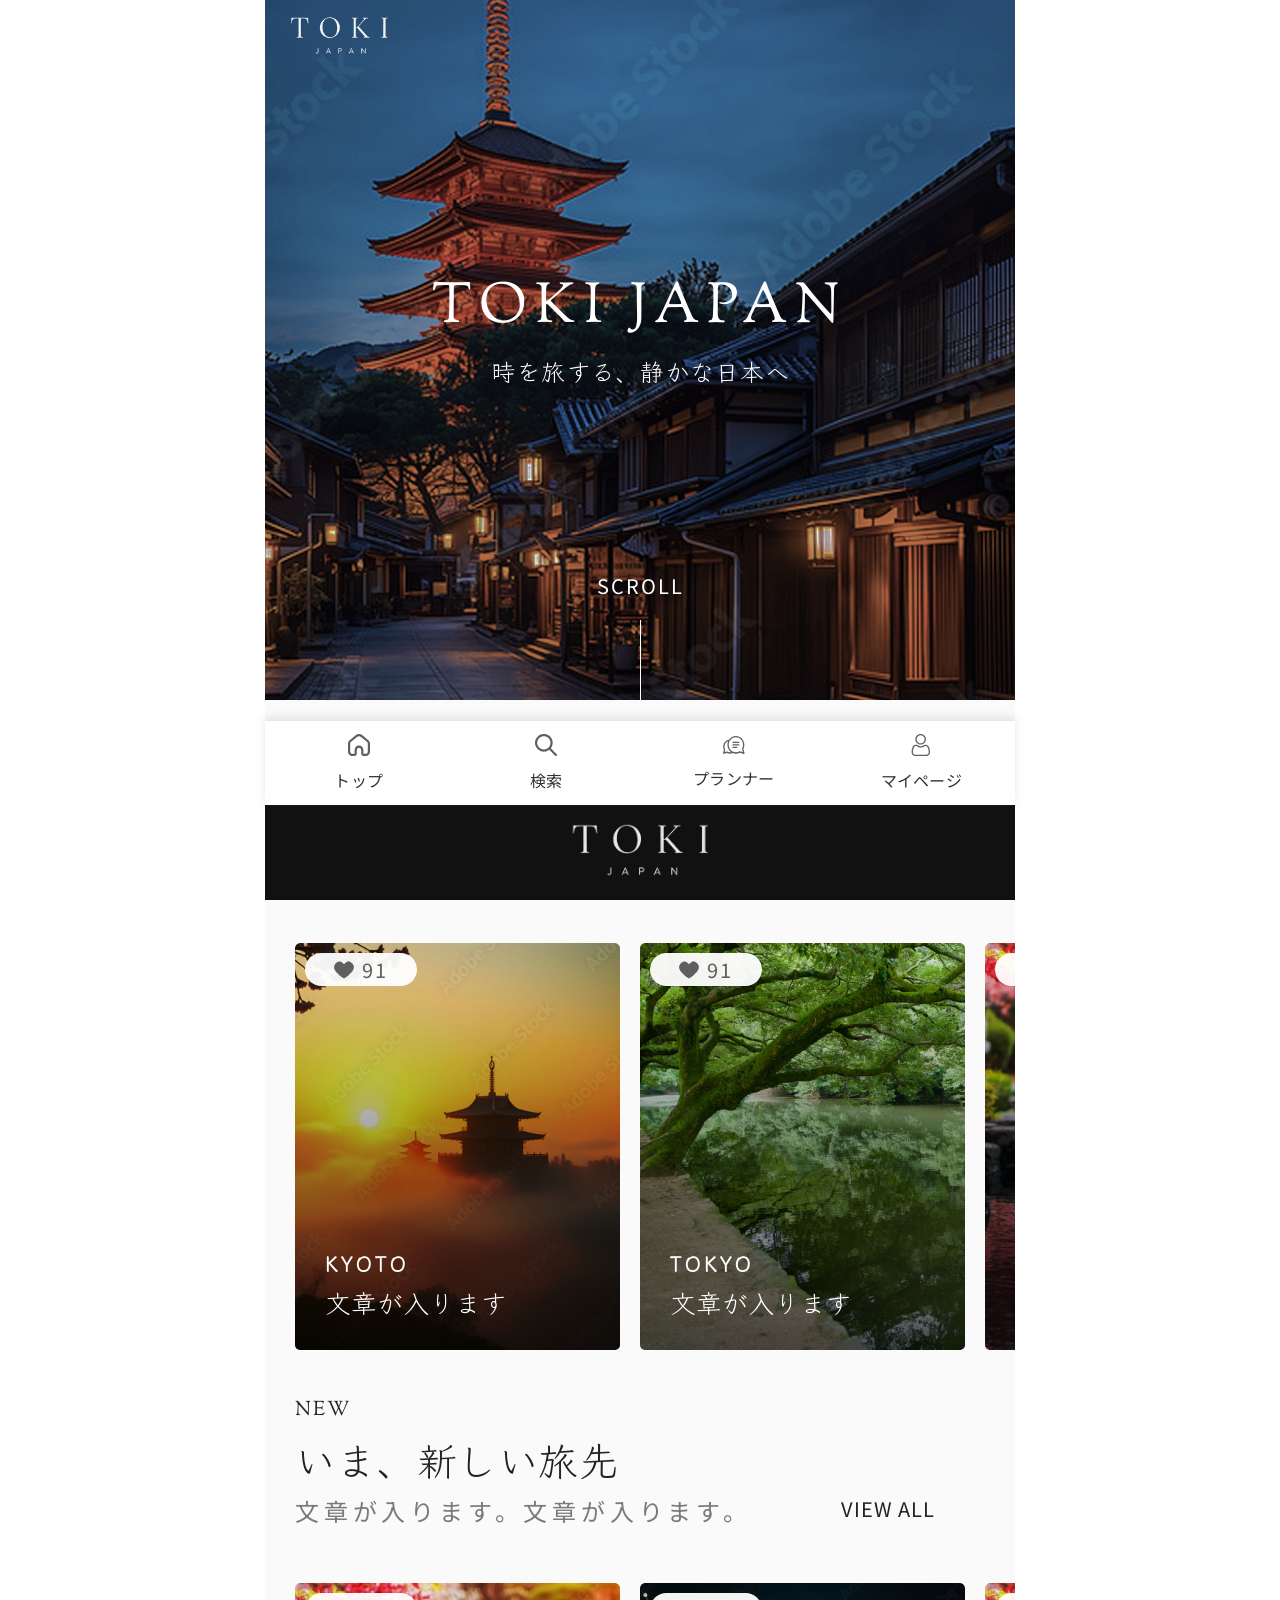
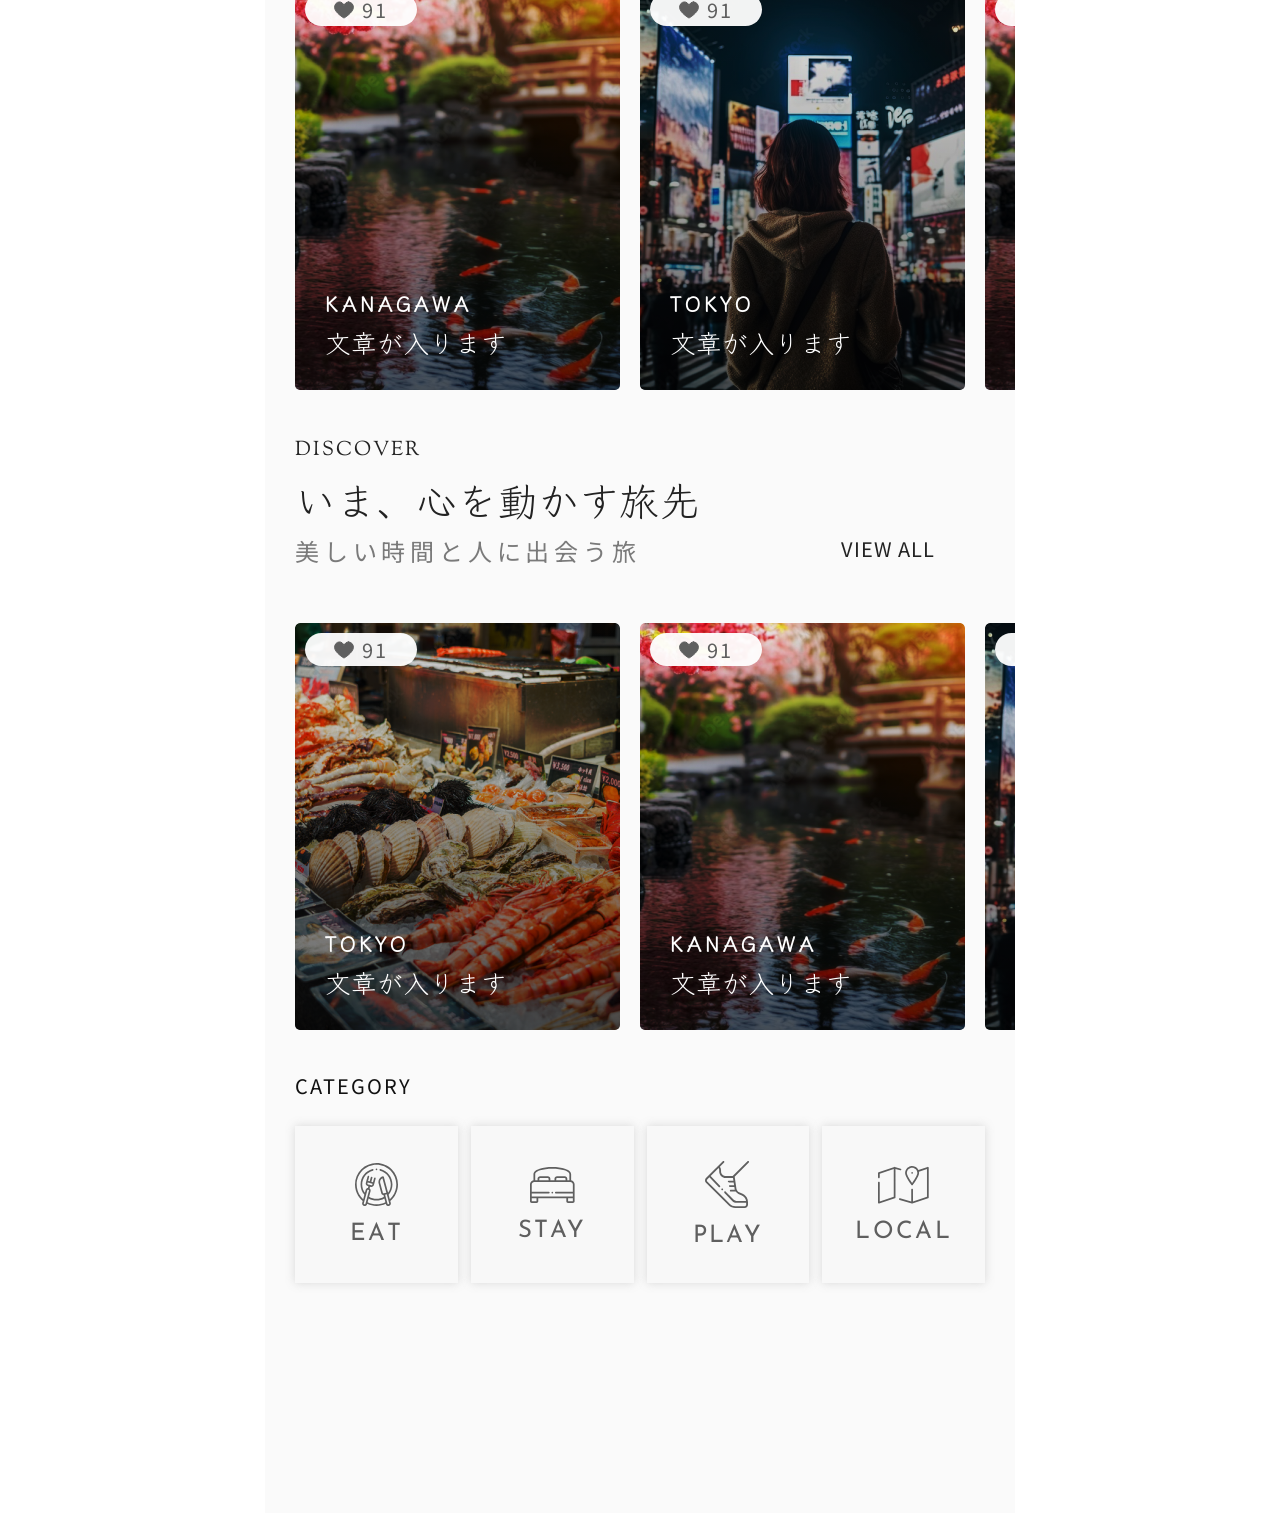
<file: index.html>
<!doctype html>
<html lang="en">
  <head>
    <meta charset="utf-8" />
    <meta name="viewport" content="width=device-width,initial-scale=1" />
    <title>TOKI — Home</title>
    <link rel="preconnect" href="https://fonts.googleapis.com">
    <link rel="preconnect" href="https://fonts.gstatic.com" crossorigin>
    <link href="https://fonts.googleapis.com/css2?family=Noto+Sans+JP:wght@300;400;500;700&display=swap" rel="stylesheet">
    <link href="https://fonts.googleapis.com/css2?family=Josefin+Sans:ital,wght@0,100..700;1,100..700&family=Noto+Serif+JP:wght@200..900&family=Philosopher:ital,wght@0,400;0,700;1,400;1,700&display=swap" rel="stylesheet">
    <link rel="stylesheet" href="style.css">
  </head>
  <body>
    <header class="site-header">
      <img src="assets/tokyo-hp-logo.png" alt="TOKI" class="header-logo">
    </header>
    <div class="container">
      <!-- Hero Section -->
      <section class="hero" style="background-image: url('https://images.unsplash.com/photo-1522383507783-6b66a3e49401?w=1200&h=800&fit=crop');">
        <div class="hero-content">
          <h1 class="hero-title">TOKI JAPAN</h1>
          <p class="hero-subtitle">時を旅する、静かな日本へ</p>
        </div>
        <div class="scroll-info">
            <span>SCROLL</span>
          </div>
      </section>

      <section class="section">
        <div class="section-header">
          <div class="section-label-group">
            <span class="section-category">POPULARITY</span>
            <h2 class="section-heading">いま、人気な旅先</h2>
            <p class="section-description">文章が入ります。文章が入ります。</p>
          </div>
          <a class="view-all" href="discover.html">VIEW ALL</a>
        </div>

        <div class="cards-scroll">
          <div class="cards-grid">
            <a href="details.html?title=城下町公園&image=assets/card1.png&location=KYOTO&address=京都府亀岡市荒塚町&tags=京都,亀岡" class="card" style="text-decoration: none; color: inherit;">
              <div class="card-image" style="background-image: url('assets/card1.png');">
                <div class="card-overlay">
                  <span class="like-count"><img src="./assets/heart-fav.svg" />  91</span>
                  <div class="card-copy">
                    <span class="location-label">KYOTO</span>
                    <span class="card-text">文章が入ります</span>
                  </div>
                </div>
              </div>
            </a>
            <a href="details.html?title=緑池公園&image=assets/card2.png&location=TOKYO&address=東京都三鷹市下連雀&tags=東京,三鷹" class="card" style="text-decoration: none; color: inherit;">
              <div class="card-image" style="background-image: url('assets/card2.png');">
                <div class="card-overlay">
                  <span class="like-count"><img src="./assets/heart-fav.svg" />  91</span>
                  <div class="card-copy">
                    <span class="location-label">TOKYO</span>
                    <span class="card-text">文章が入ります</span>
                  </div>
                </div>
              </div>
            </a>
            <a href="details.html?title=桜坂&image=assets/card3.png&location=KYOTO&address=京都府京都市大原&tags=京都,桜" class="card" style="text-decoration: none; color: inherit;">
              <div class="card-image" style="background-image: url('assets/card3.png');">
                <div class="card-overlay">
                  <span class="like-count"><img src="./assets/heart-fav.svg" />  91</span>
                  <div class="card-copy">
                    <span class="location-label">KYOTO</span>
                    <span class="card-text">文章が入ります</span>
                  </div>
                </div>
              </div>
            </a>
            <a href="details.html?title=スクランブル交差点&image=assets/card4.png&location=TOKYO&address=東京都渋谷区道玄坂&tags=東京,渋谷" class="card" style="text-decoration: none; color: inherit;">
              <div class="card-image" style="background-image: url('assets/card4.png');">
                <div class="card-overlay">
                  <span class="like-count"><img src="./assets/heart-fav.svg" />  91</span>
                  <div class="card-copy">
                    <span class="location-label">TOKYO</span>
                    <span class="card-text">文章が入ります</span>
                  </div>
                </div>
              </div>
            </a>
          </div>
        </div>
      </section>

      <section class="section not-f">
        <div class="section-header">
          <div class="section-label-group">
            <span class="section-category">NEW</span>
            <h2 class="section-heading">いま、新しい旅先</h2>
            <p class="section-description">文章が入ります。文章が入ります。</p>
          </div>
          <a class="view-all" href="discover.html">VIEW ALL</a>
        </div>

        <div class="cards-scroll">
          <div class="cards-grid">
            <a href="details.html?title=箱根温泉&image=assets/card-5.png&location=KANAGAWA&address=神奈川県足柄下郡箱根町&tags=箱根,温泉" class="card" style="text-decoration: none; color: inherit;">
              <div class="card-image" style="background-image: url('assets/card-5.png');">
                <div class="card-overlay">
                  <span class="like-count"><img src="./assets/heart-fav.svg" />  91</span>
                  <div class="card-copy">
                    <span class="location-label">KANAGAWA</span>
                    <span class="card-text">文章が入ります</span>
                  </div>
                </div>
              </div>
            </a>
            <a href="details.html?title=スクランブル交差点&image=assets/card4.png&location=TOKYO&address=東京都渋谷区道玄坂&tags=東京,渋谷" class="card" style="text-decoration: none; color: inherit;">
              <div class="card-image" style="background-image: url('assets/card4.png');">
                <div class="card-overlay">
                  <span class="like-count"><img src="./assets/heart-fav.svg" />  91</span>
                  <div class="card-copy">
                    <span class="location-label">TOKYO</span>
                    <span class="card-text">文章が入ります</span>
                  </div>
                </div>
              </div>
            </a>
            <a href="details.html?title=桜坂&image=assets/card3.png&location=KYOTO&address=京都府京都市大原&tags=京都,桜" class="card" style="text-decoration: none; color: inherit;">
              <div class="card-image" style="background-image: url('assets/card3.png');">
                <div class="card-overlay">
                  <span class="like-count"><img src="./assets/heart-fav.svg" />  91</span>
                  <div class="card-copy">
                    <span class="location-label">KYOTO</span>
                    <span class="card-text">文章が入ります</span>
                  </div>
                </div>
              </div>
            </a>
            <a href="details.html?title=緑池公園&image=assets/card2.png&location=TOKYO&address=東京都三鷹市下連雀&tags=東京,三鷹" class="card" style="text-decoration: none; color: inherit;">
              <div class="card-image" style="background-image: url('assets/card2.png');">
                <div class="card-overlay">
                  <span class="like-count"><img src="./assets/heart-fav.svg" />  91</span>
                  <div class="card-copy">
                    <span class="location-label">TOKYO</span>
                    <span class="card-text">文章が入ります</span>
                  </div>
                </div>
              </div>
            </a>
          </div>
        </div>
      </section>


      <section class="section not-f">
        <div class="section-header">
          <div class="section-label-group">
            <span class="section-category">DISCOVER</span>
            <h2 class="section-heading">いま、心を動かす旅先</h2>
            <p class="section-description">美しい時間と人に出会う旅</p>
          </div>
          <a class="view-all" href="discover.html">VIEW ALL</a>
        </div>

        <div class="cards-scroll">
          <div class="cards-grid">
            <a href="details.html?title=魚市場&image=assets/card-6.png&location=TOKYO&address=東京都中央区築地&tags=東京,築地" class="card" style="text-decoration: none; color: inherit;">
              <div class="card-image" style="background-image: url('assets/card-6.png');">
                <div class="card-overlay">
                  <span class="like-count"><img src="./assets/heart-fav.svg" />  91</span>
                  <div class="card-copy">
                    <span class="location-label">TOKYO</span>
                    <span class="card-text">文章が入ります</span>
                  </div>
                </div>
              </div>
            </a>
            <a href="details.html?title=箱根温泉&image=assets/card-5.png&location=KANAGAWA&address=神奈川県足柄下郡箱根町&tags=箱根,温泉" class="card" style="text-decoration: none; color: inherit;">
              <div class="card-image" style="background-image: url('assets/card-5.png');">
                <div class="card-overlay">
                  <span class="like-count"><img src="./assets/heart-fav.svg" />  91</span>
                  <div class="card-copy">
                    <span class="location-label">KANAGAWA</span>
                    <span class="card-text">文章が入ります</span>
                  </div>
                </div>
              </div>
            </a>
            <a href="details.html?title=スクランブル交差点&image=assets/card4.png&location=TOKYO&address=東京都渋谷区道玄坂&tags=東京,渋谷" class="card" style="text-decoration: none; color: inherit;">
              <div class="card-image" style="background-image: url('assets/card4.png');">
                <div class="card-overlay">
                  <span class="like-count"><img src="./assets/heart-fav.svg" />  91</span>
                  <div class="card-copy">
                    <span class="location-label">TOKYO</span>
                    <span class="card-text">文章が入ります</span>
                  </div>
                </div>
              </div>
            </a>
            <a href="details.html?title=桜坂&image=assets/card3.png&location=KYOTO&address=京都府京都市大原&tags=京都,桜" class="card" style="text-decoration: none; color: inherit;">
              <div class="card-image" style="background-image: url('assets/card3.png');">
                <div class="card-overlay">
                  <span class="like-count"><img src="./assets/heart-fav.svg" />  91</span>
                  <div class="card-copy">
                    <span class="location-label">KYOTO</span>
                    <span class="card-text">文章が入ります</span>
                  </div>
                </div>
              </div>
            </a>
          </div>
        </div>
      </section>

      <section class="category-section">
        <h2>CATEGORY</h2>

        <div class="cateogory-wrapper">
          <div class="category-card">
            <img src="./assets/eat-icon.svg" />
            <span class="">EAT</span>
          </div>

            <div class="category-card">
            <img src="./assets/stay-icon.svg" />
            <span class="">STAY</span>
          </div>

            <div class="category-card">
            <img src="./assets/play-icon.svg" />
            <span class="">PLAY</span>
          </div>

            <div class="category-card">
            <img src="./assets/local-icon.svg" />
            <span class="">LOCAL</span>
          </div>
        </div>
      </section>
    </div>

    <footer class="site-footer">
        <img src="assets/tokyo-hp-logo.png" alt="TOKI" class="footer-logo">
    </footer>

      <nav class="bottom-nav">
        <a class="nav-item" href="index.html">
          <img src="assets/home.svg" alt="home">
          <span>トップ</span>
        </a>
        <a class="nav-item" href="discover-new.html">
          <img src="assets/search.svg" alt="search">
          <span>検索</span>
        </a>
        <a class="nav-item" href="#">
          <img src="assets/chat.svg" alt="chat">
          <span>プランナー</span>
        </a>
      <a class="nav-item" href="login.html">
        <img src="assets/account.svg" alt="account">
        <span>マイページ</span>
      </a>
    </nav>
  </body>
</html>
</file>
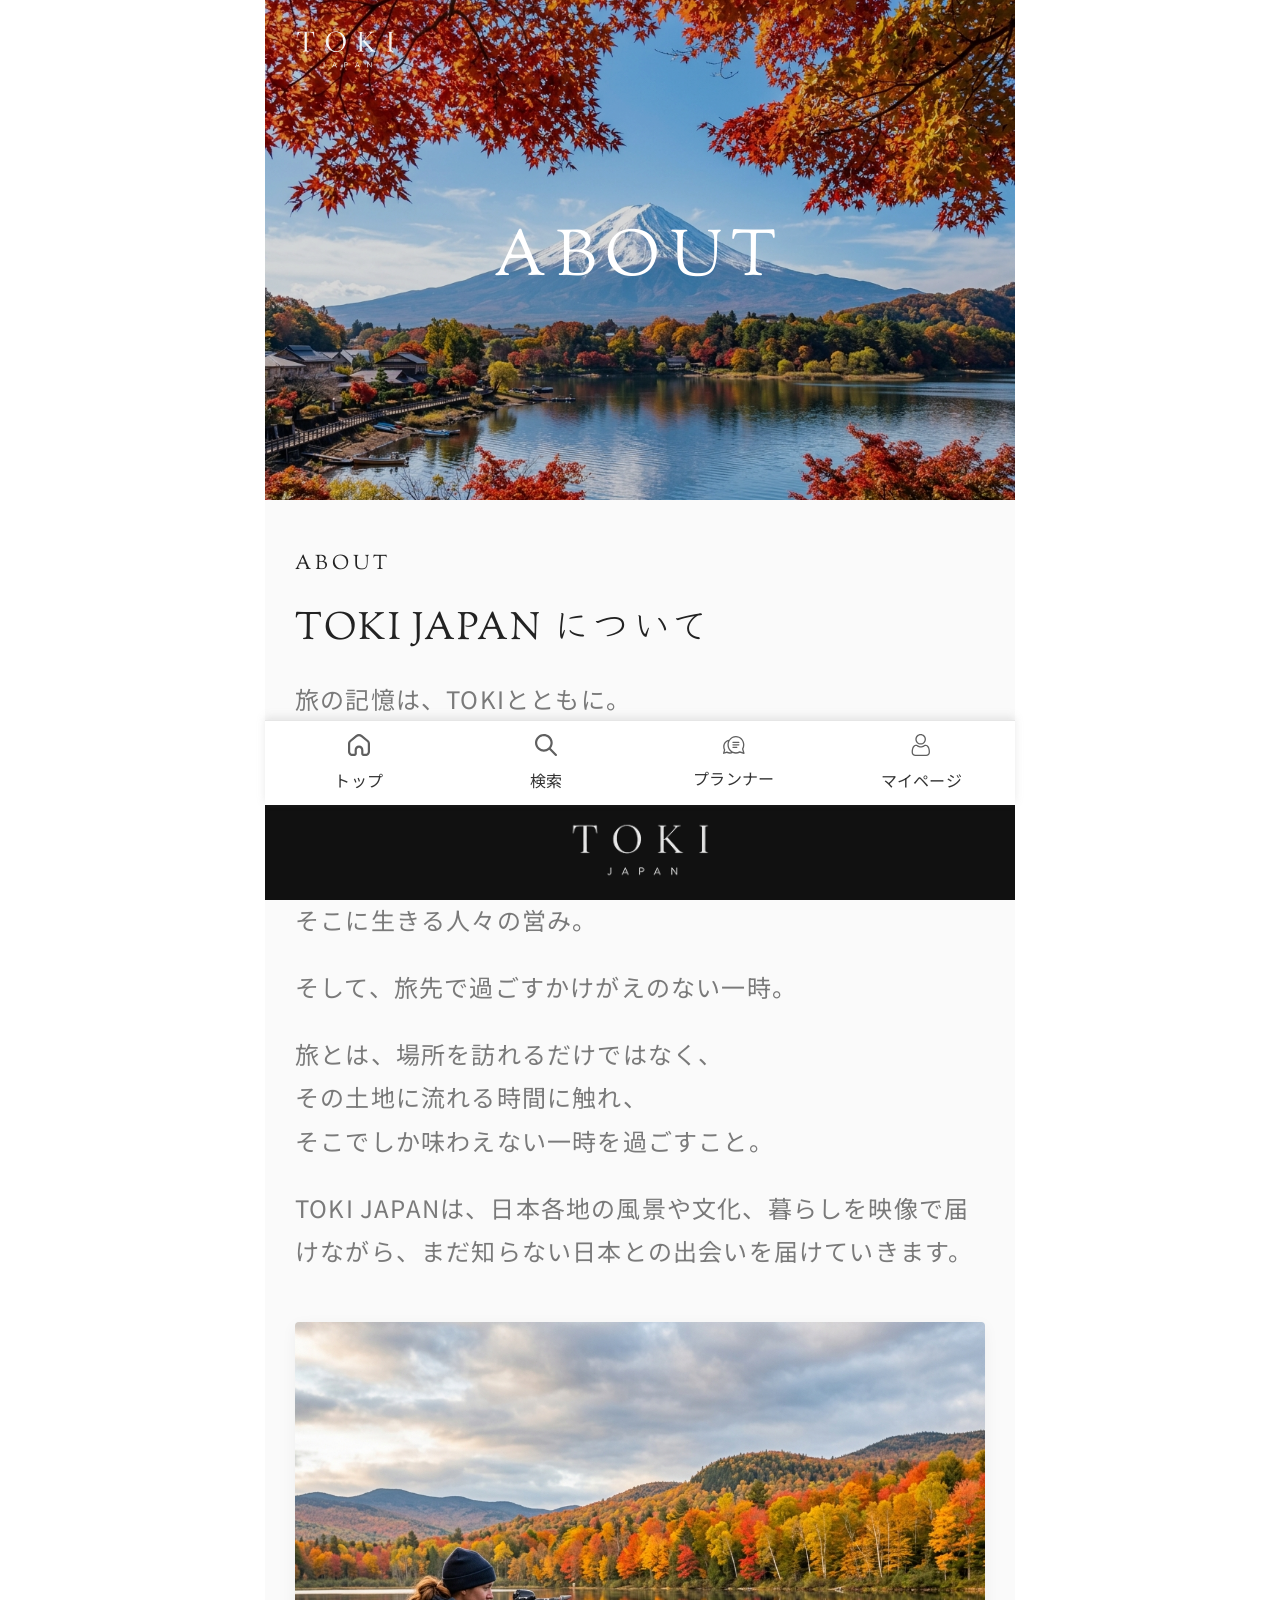
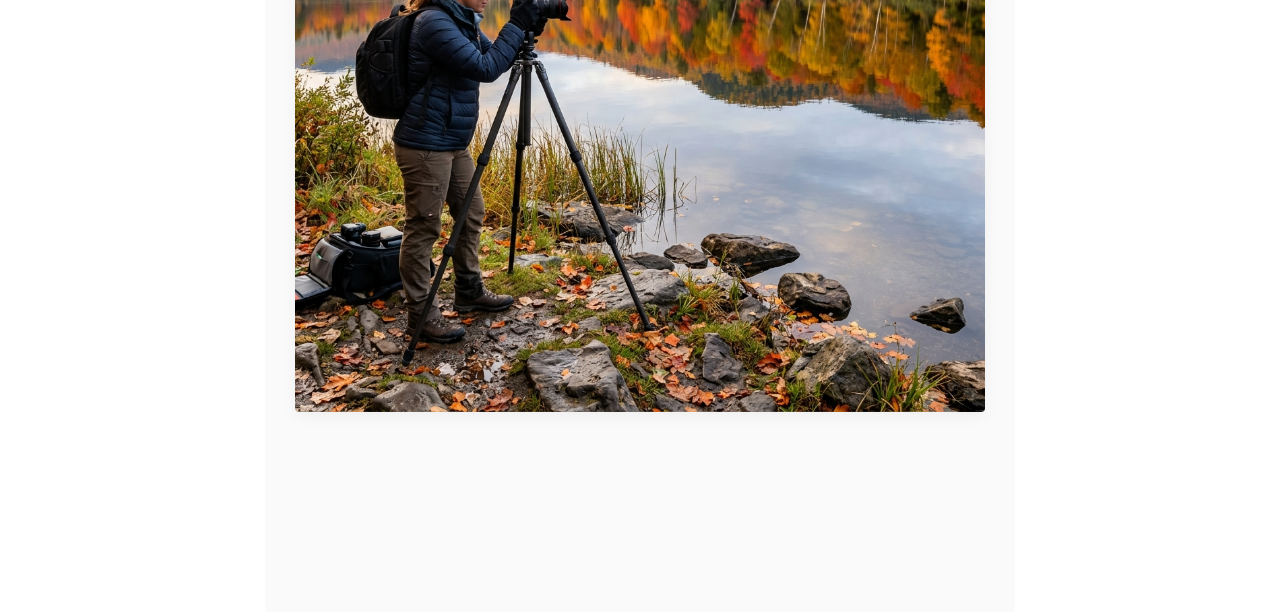
<file: about.html>
<!doctype html>
<html lang="ja">
  <head>
    <meta charset="utf-8" />
    <meta name="viewport" content="width=device-width,initial-scale=1" />
    <title>ABOUT — TOKI</title>
    <link rel="preconnect" href="https://fonts.googleapis.com">
    <link rel="preconnect" href="https://fonts.gstatic.com" crossorigin>
    <link href="https://fonts.googleapis.com/css2?family=Noto+Sans+JP:wght@300;400;500;700&display=swap" rel="stylesheet">
    <link href="https://fonts.googleapis.com/css2?family=Josefin+Sans:ital,wght@0,100..700;1,100..700&family=Noto+Serif+JP:wght@200..900&family=Philosopher:ital,wght@0,400;0,700;1,400;1,700&display=swap" rel="stylesheet">
    <link rel="stylesheet" href="style.css">
  </head>
  <body>
    <div class="about-container">
      <!-- Hero Section -->
      <header class="about-hero">
        <div class="about-hero-overlay">
          <img src="assets/tokyo-hp-logo.png" alt="TOKI" class="about-hero-logo">
          <h1 class="about-hero-title">ABOUT</h1>
        </div>
      </header>

      <!-- Main Content Section -->
      <main class="about-content">
        <p class="about-category">ABOUT</p>
        <h2 class="about-title">TOKI JAPAN <span>について</span></h2>

        <div class="about-text-group">
          <p class="about-paragraph">旅の記憶は、TOKIとともに。</p>
          
          <p class="about-paragraph">
            その土地に流れる時間。<br>
            受け継がれてきた文化や歴史。
          </p>
          
          <p class="about-paragraph">
            地域ごとに異なる風景や暮らし。<br>
            そこに生きる人々の営み。
          </p>
          
          <p class="about-paragraph">そして、旅先で過ごすかけがえのない一時。</p>
          
          <p class="about-paragraph">
            旅とは、場所を訪れるだけではなく、<br>
            その土地に流れる時間に触れ、<br>
            そこでしか味わえない一時を過ごすこと。
          </p>
          
          <p class="about-paragraph">
            TOKI JAPANは、日本各地の風景や文化、暮らしを映像で届けながら、まだ知らない日本との出会いを届けていきます。
          </p>
        </div>

        <!-- Landscape Photographer Image -->
        <img src="assets/about-photographer.png" alt="Photographer by the lake" class="about-main-image">
      </main>

      <!-- Footer -->
      <footer class="site-footer">
        <div class="footer-inner">
          <img src="assets/tokyo-hp-logo.png" alt="TOKI" class="footer-logo">
        </div>
      </footer>

      <!-- Bottom Navigation -->
      <nav class="bottom-nav">
        <a class="nav-item" href="index.html">
          <img src="assets/home.svg" alt="home">
          <span>トップ</span>
        </a>
        <a class="nav-item" href="discover-new.html">
          <img src="assets/search.svg" alt="search">
          <span>検索</span>
        </a>
        <a class="nav-item" href="#">
          <img src="assets/chat.svg" alt="chat">
          <span>プランナー</span>
        </a>
        <a class="nav-item" href="login.html">
          <img src="assets/account.svg" alt="account">
          <span>マイページ</span>
        </a>
      </nav>
    </div>
  </body>
</html>
</file>
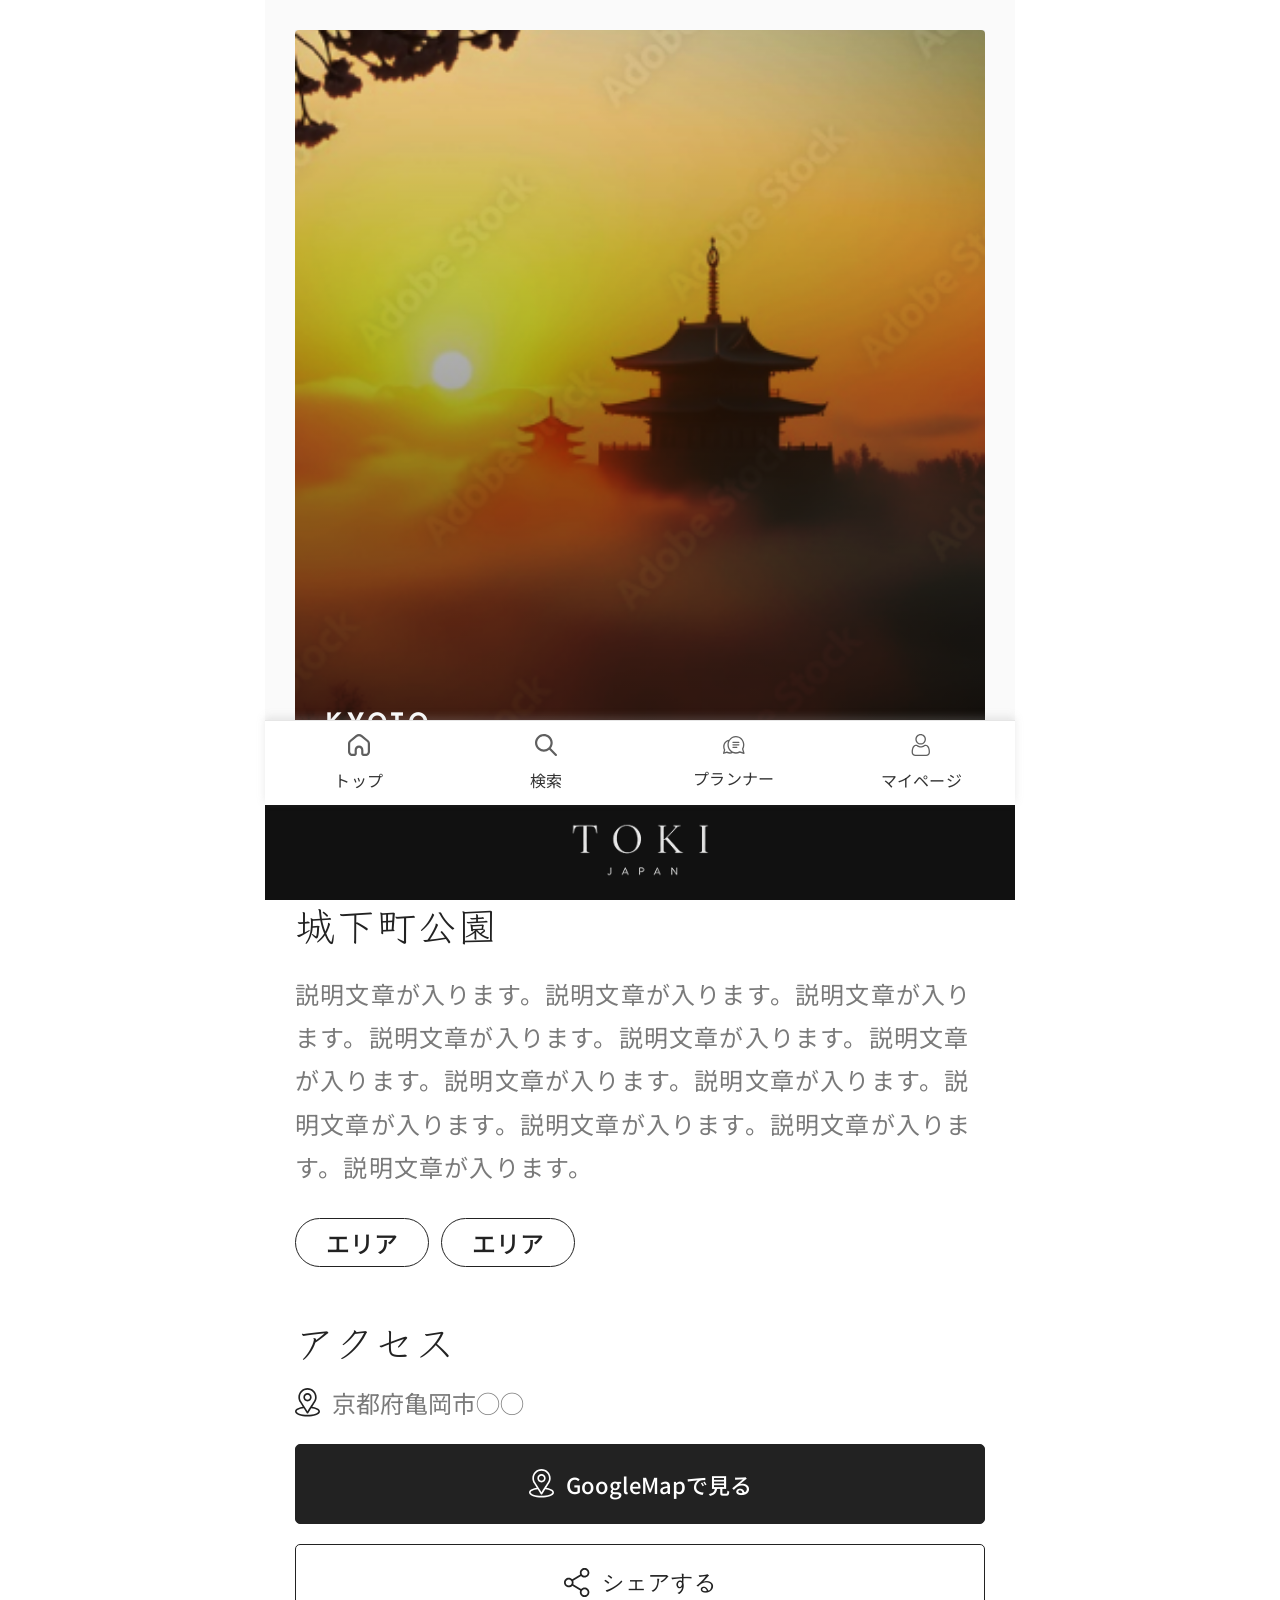
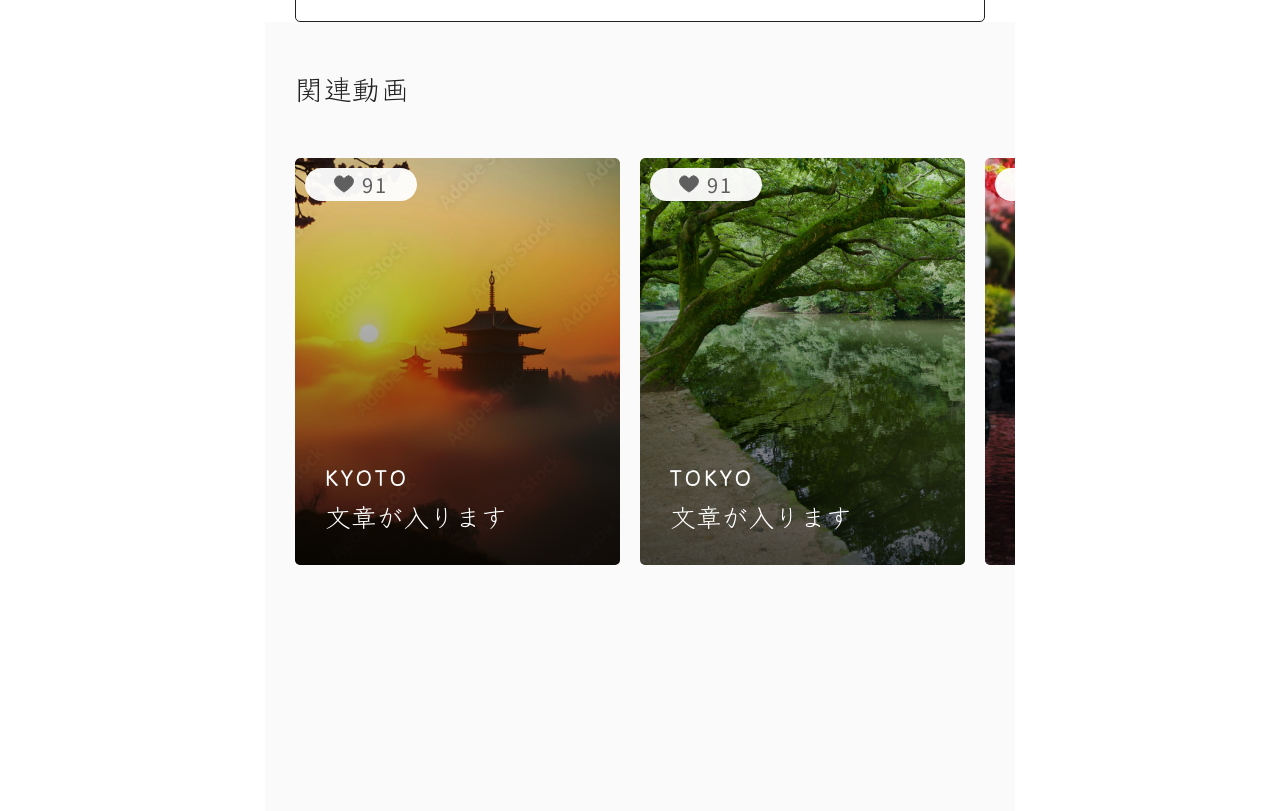
<file: details.html>
<!doctype html>
<html lang="ja">
  <head>
    <meta charset="utf-8" />
    <meta name="viewport" content="width=device-width,initial-scale=1" />
    <title>TOKI — 詳細</title>
    <link rel="preconnect" href="https://fonts.googleapis.com">
    <link rel="preconnect" href="https://fonts.gstatic.com" crossorigin>
    <link href="https://fonts.googleapis.com/css2?family=Noto+Sans+JP:wght@300;400;500;700&display=swap" rel="stylesheet">
    <link href="https://fonts.googleapis.com/css2?family=Josefin+Sans:ital,wght@0,100..700;1,100..700&family=Noto+Serif+JP:wght@200..900&family=Philosopher:ital,wght@0,400;0,700;1,400;1,700&display=swap" rel="stylesheet">
    <link rel="stylesheet" href="style.css">
  </head>
  <body>
    <!-- <header class="site-header">
      <img src="assets/tokyo-hp-logo.png" alt="TOKI" class="header-logo">
    </header> -->

    <div class="details-container">
      <!-- Hero/Main image Section -->
       <div class="details-hero-main">
      <section class="details-hero" id="details-hero-img">
        <div class="details-hero-overlay">
          <div class="details-hero-copy">
            <span class="details-hero-location" id="details-hero-loc">KYOTO</span>
            <span class="details-hero-text">文章が入ります</span>
          </div>
        </div>
      </section>
      </div>

      <!-- Details Content Section -->
      <div class="details-content">
        <h1 class="details-title" id="details-title">城下町公園</h1>
        
        <p class="details-description" id="details-desc">
          説明文章が入ります。説明文章が入ります。説明文章が入ります。説明文章が入ります。説明文章が入ります。説明文章が入ります。説明文章が入ります。説明文章が入ります。説明文章が入ります。説明文章が入ります。説明文章が入ります。説明文章が入ります。
        </p>

        <!-- Tags / Area Pills -->
        <div class="details-tags" id="details-tags-container">
          <span class="details-tag-pill">エリア</span>
          <span class="details-tag-pill">エリア</span>
        </div>

        <!-- Access Section -->
        <section class="details-section">
          <h2 class="details-section-heading">アクセス</h2>
          <div class="details-address-row">
            <!-- Map Pin SVG -->
            <img src="assets/location-dark.svg" alt="map pin" class="map-pin">
            <span id="details-address-text">京都府亀岡市◯◯</span>
          </div>

          <!-- GoogleMap Button -->
          <a href="#" class="details-btn details-btn-dark" id="google-map-btn" target="_blank">
            <img src="assets/location-light.svg" alt="map pin" class="map-pin">
            GoogleMapで見る
          </a>

          <!-- Share Button -->
          <button class="details-btn details-btn-outline" id="share-btn">
            <img src="assets/share.svg" alt="share">
            シェアする
          </button>
        </section>
      </div>

      <!-- Related Videos Slider Section -->
      <section class="section not-f">
        <h2 class="details-related-heading">関連動画</h2>

        <div class="cards-scroll">
          <div class="cards-grid">
            <!-- Kyoto Card -->
            <a href="details.html?title=城下町公園&image=assets/card1.png&location=KYOTO&address=京都府亀岡市荒塚町&tags=京都,亀岡" class="card" style="text-decoration: none; color: inherit;">
              <div class="card-image" style="background-image: url('assets/card1.png');">
                <div class="card-overlay">
                  <span class="like-count"><img src="./assets/heart-fav.svg" />  91</span>
                  <div class="card-copy">
                    <span class="location-label">KYOTO</span>
                    <span class="card-text">文章が入ります</span>
                  </div>
                </div>
              </div>
            </a>

            <!-- Tokyo Card -->
            <a href="details.html?title=緑池公園&image=assets/card2.png&location=TOKYO&address=東京都三鷹市下連雀&tags=東京,三鷹" class="card" style="text-decoration: none; color: inherit;">
              <div class="card-image" style="background-image: url('assets/card2.png');">
                <div class="card-overlay">
                  <span class="like-count"><img src="./assets/heart-fav.svg" />  91</span>
                  <div class="card-copy">
                    <span class="location-label">TOKYO</span>
                    <span class="card-text">文章が入ります</span>
                  </div>
                </div>
              </div>
            </a>

            <!-- Kyoto Card 3 -->
            <a href="details.html?title=桜坂&image=assets/card3.png&location=KYOTO&address=京都府京都市大原&tags=京都,桜" class="card" style="text-decoration: none; color: inherit;">
              <div class="card-image" style="background-image: url('assets/card3.png');">
                <div class="card-overlay">
                  <span class="like-count"><img src="./assets/heart-fav.svg" />  91</span>
                  <div class="card-copy">
                    <span class="location-label">KYOTO</span>
                    <span class="card-text">文章が入ります</span>
                  </div>
                </div>
              </div>
            </a>

            <!-- Tokyo Card 4 -->
            <a href="details.html?title=スクランブル交差点&image=assets/card4.png&location=TOKYO&address=東京都渋谷区道玄坂&tags=東京,渋谷" class="card" style="text-decoration: none; color: inherit;">
              <div class="card-image" style="background-image: url('assets/card4.png');">
                <div class="card-overlay">
                  <span class="like-count"><img src="./assets/heart-fav.svg" />  91</span>
                  <div class="card-copy">
                    <span class="location-label">TOKYO</span>
                    <span class="card-text">文章が入ります</span>
                  </div>
                </div>
              </div>
            </a>
          </div>
        </div>
      </section>

      <!-- Footer -->
      <footer class="site-footer">
        <div class="footer-inner">
          <img src="assets/tokyo-hp-logo.png" alt="TOKI" class="footer-logo">
        </div>
      </footer>

      <!-- Bottom Nav -->
      <nav class="bottom-nav">
        <a class="nav-item" href="index.html">
          <img src="assets/home.svg" alt="home">
          <span>トップ</span>
        </a>
        <a class="nav-item" href="discover-new.html">
          <img src="assets/search.svg" alt="search">
          <span>検索</span>
        </a>
        <a class="nav-item" href="#">
          <img src="assets/chat.svg" alt="chat">
          <span>プランナー</span>
        </a>
        <a class="nav-item" href="login.html">
          <img src="assets/account.svg" alt="account">
          <span>マイページ</span>
        </a>
      </nav>
    </div>

    <!-- Script to dynamically load contents -->
    <script>
      const params = new URLSearchParams(window.location.search);
      const title = params.get('title') || '城下町公園';
      const image = params.get('image') || 'assets/card1.png';
      const locationLabel = params.get('location') || 'KYOTO';
      const address = params.get('address') || '京都府亀岡市◯◯';
      const tagsString = params.get('tags') || 'エリア,エリア';

      // Update text details
      document.getElementById('details-title').textContent = title;
      document.getElementById('details-hero-img').style.backgroundImage = `url('${image}')`;
      document.getElementById('details-hero-loc').textContent = locationLabel;
      document.getElementById('details-address-text').textContent = address;
      
      // Update page dynamic title
      document.title = `TOKI — ${title}`;

      // Build Tags
      const tagsContainer = document.getElementById('details-tags-container');
      tagsContainer.innerHTML = '';
      tagsString.split(',').forEach(tag => {
        if (tag.trim()) {
          const span = document.createElement('span');
          span.className = 'details-tag-pill';
          span.textContent = tag.trim();
          tagsContainer.appendChild(span);
        }
      });

      // Update map link
      const mapBtn = document.getElementById('google-map-btn');
      mapBtn.href = `https://www.google.com/maps/search/?api=1&query=${encodeURIComponent(title + ' ' + address)}`;

      // Share function
      const shareBtn = document.getElementById('share-btn');
      shareBtn.addEventListener('click', (e) => {
        e.preventDefault();
        if (navigator.share) {
          navigator.share({
            title: `TOKI — ${title}`,
            text: `${title} - ${address}`,
            url: window.location.href
          }).catch(err => console.log(err));
        } else {
          navigator.clipboard.writeText(window.location.href).then(() => {
            alert('リンクをクリップボードにコピーしました！');
          }).catch(err => {
            console.error('Failed to copy text: ', err);
          });
        }
      });
    </script>
  </body>
</html>
</file>
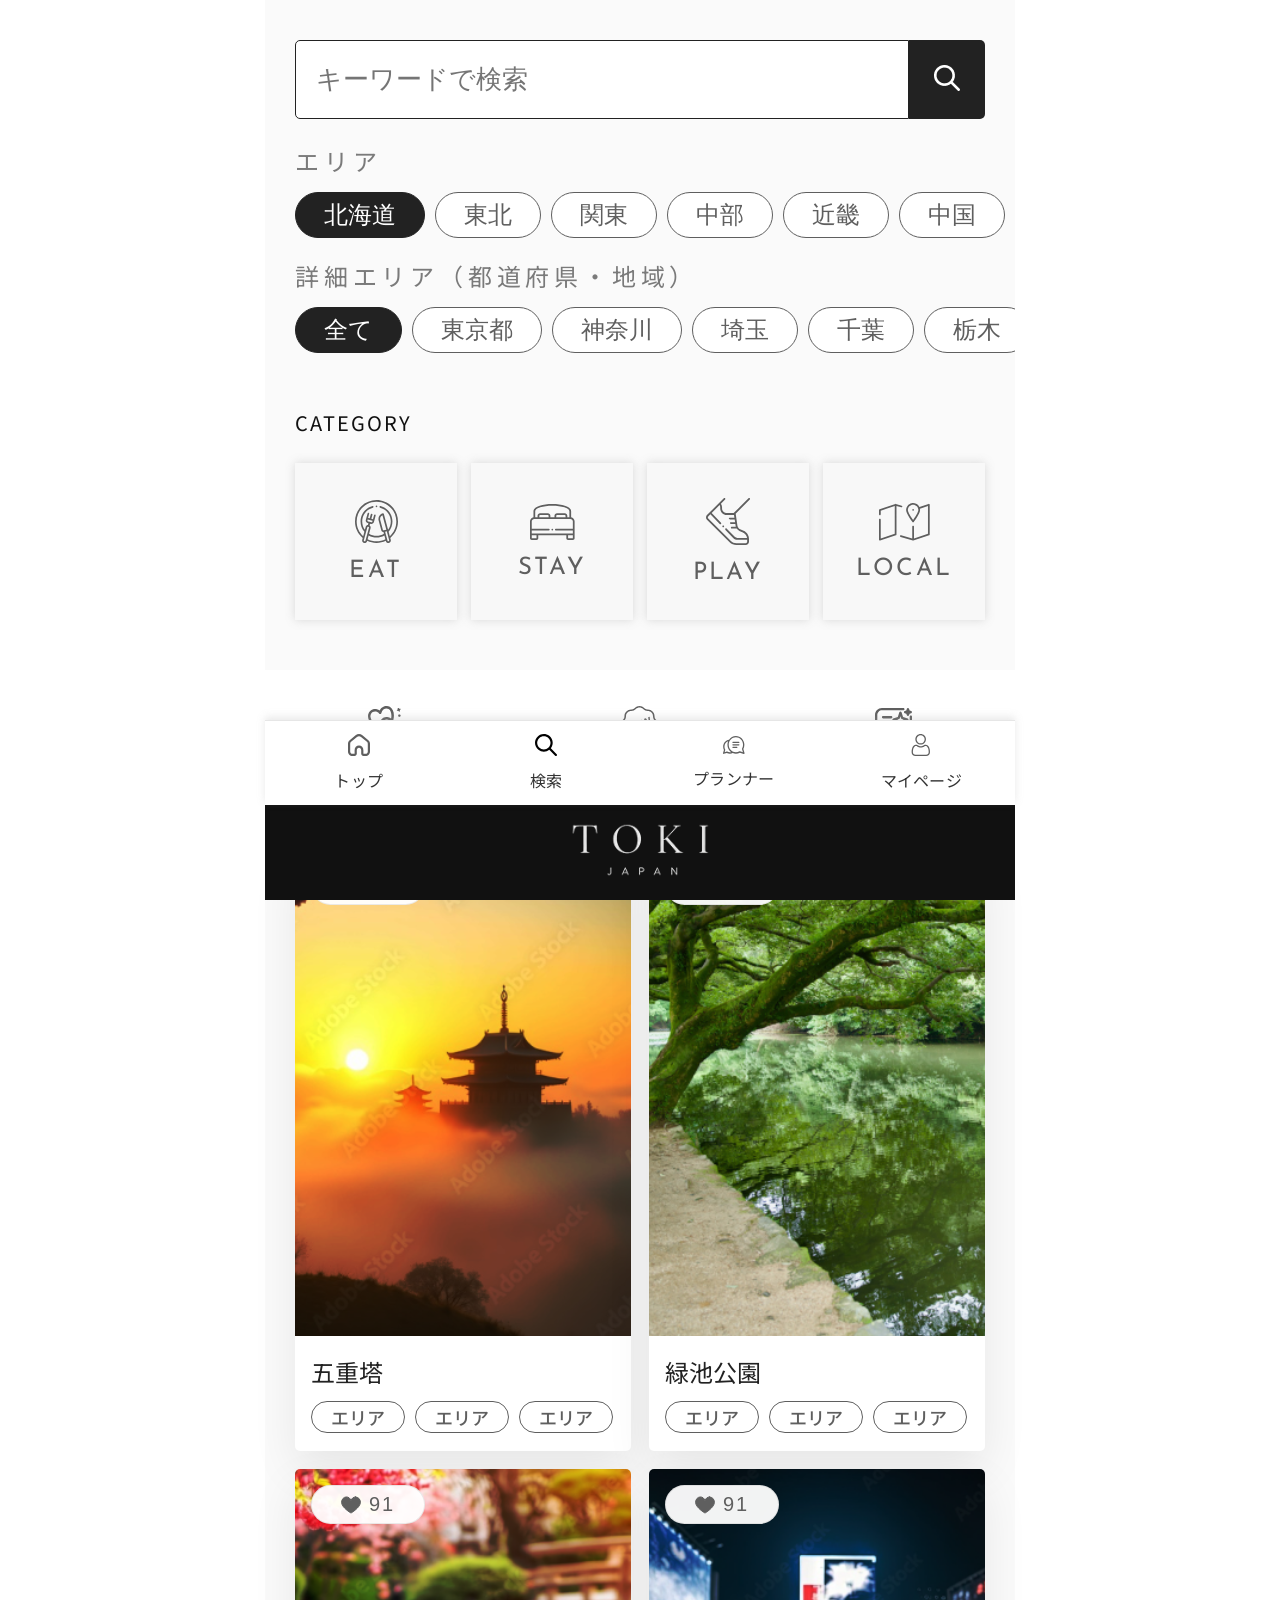
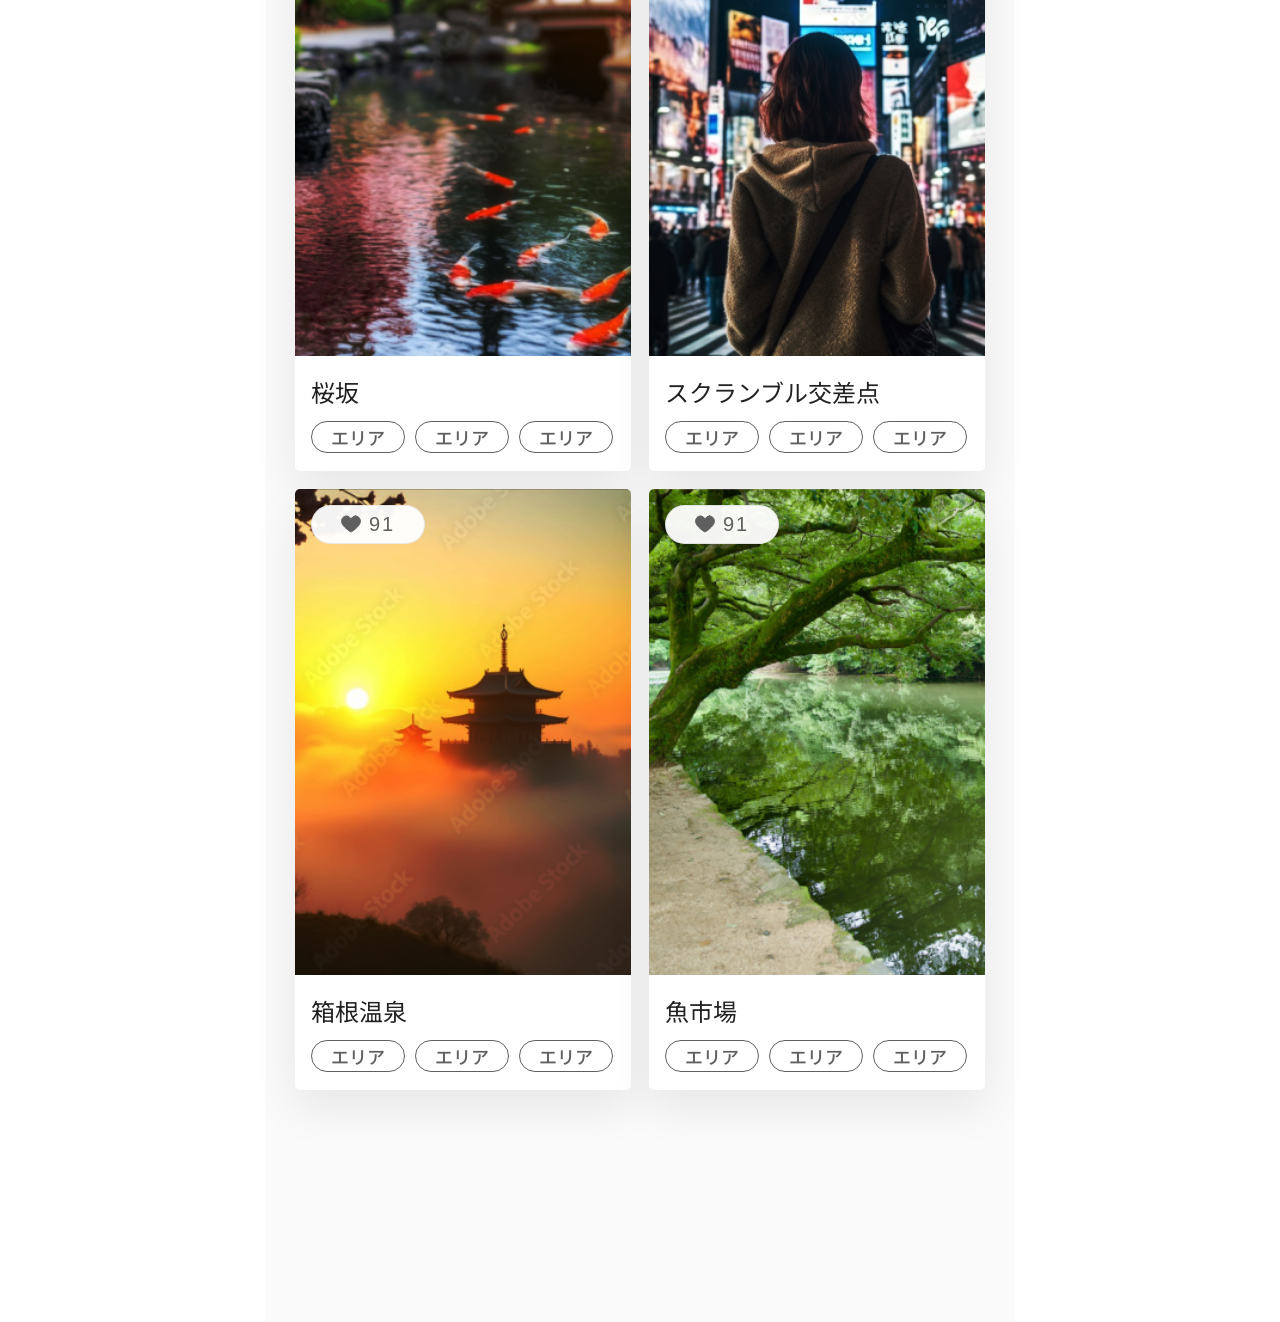
<file: discover-new.html>
<!doctype html>
<html lang="en">
  <head>
    <meta charset="utf-8" />
    <meta name="viewport" content="width=device-width,initial-scale=1" />
    <title>TOKI — Discover New</title>
    <link rel="preconnect" href="https://fonts.googleapis.com" />
    <link rel="preconnect" href="https://fonts.gstatic.com" crossorigin />
    <link
      href="https://fonts.googleapis.com/css2?family=Noto+Sans+JP:wght@300;400;500;700&display=swap"
      rel="stylesheet"
    />
    <link
      href="https://fonts.googleapis.com/css2?family=Josefin+Sans:ital,wght@0,100..700;1,100..700&family=Noto+Serif+JP:wght@200..900&family=Philosopher:ital,wght@0,400;0,700;1,400;1,700&display=swap"
      rel="stylesheet"
    />

    <link rel="stylesheet" href="style.css" />
  </head>
  <body>
    <div class="container discover-new discover">
      <section class="search-discover">
        <div class="discover-search-wrapper">
          <input type="text" placeholder="キーワードで検索" />
          <button type="submit">
            <img src="./assets/search-discover.png" />
          </button>
        </div>
      </section>

      <section class="discover-filter-section">
        <div class="discover-filter-group">
          <p class="discover-filter-title">エリア</p>
          <div class="discover-filter-row">
            <button class="filter-pill active">北海道</button>
            <button class="filter-pill">東北</button>
            <button class="filter-pill">関東</button>
            <button class="filter-pill">中部</button>
            <button class="filter-pill">近畿</button>
            <button class="filter-pill">中国</button>
            <button class="filter-pill">四国</button>
          </div>
        </div>
        <div class="discover-filter-group">
          <p class="discover-filter-title">詳細エリア（都道府県・地域）</p>
          <div class="discover-filter-row">
            <button class="filter-pill active">全て</button>
            <button class="filter-pill">東京都</button>
            <button class="filter-pill">神奈川</button>
            <button class="filter-pill">埼玉</button>
            <button class="filter-pill">千葉</button>
            <button class="filter-pill">栃木</button>
            <button class="filter-pill">茨城</button>
          </div>
        </div>
      </section>

      <section class="category-section">
        <h2>CATEGORY</h2>

        <div class="cateogory-wrapper">
          <div class="category-card">
            <img src="./assets/eat-icon.svg" />
            <span class="">EAT</span>
          </div>

          <div class="category-card">
            <img src="./assets/stay-icon.svg" />
            <span class="">STAY</span>
          </div>

          <div class="category-card">
            <img src="./assets/play-icon.svg" />
            <span class="">PLAY</span>
          </div>

          <div class="category-card">
            <img src="./assets/local-icon.svg" />
            <span class="">LOCAL</span>
          </div>
        </div>
      </section>

      <section class="discover-tab-row">
        <button class="discover-tab active">
            <div class="discover-tabs-name-wrapper">
          <img src="./assets/heart-new.svg" />
          人気
          </div>
        </button>
        <button class="discover-tab">
                        <div class="discover-tabs-name-wrapper">

          <img src="./assets/new.svg" />

          最新
          </div>
        </button>
        <button class="discover-tab">
                        <div class="discover-tabs-name-wrapper">

          <img src="./assets/chatbox.svg" /> 推奨AI
          </div>
        </button>
      </section>

      <section class="section discover-cards-section">
        <div class="cards-grid">
          <article class="card discover-card">
            <div
              class="card-image"
              style="background-image: url(&quot;assets/card1.png&quot;)"
            ></div>
            <div class="discover-card-body">
              <p class="discover-card-title">五重塔</p>
              <div class="discover-card-tags">
                <span>エリア</span>
                <span>エリア</span>
                <span>エリア</span>
              </div>
            </div>
            <button class="card-like"><img src="./assets/heart-fav.svg" /> 91</button>
          </article>
          <article class="card discover-card">
            <div
              class="card-image"
              style="background-image: url(&quot;assets/card2.png&quot;)"
            ></div>
            <div class="discover-card-body">
              <p class="discover-card-title">緑池公園</p>
              <div class="discover-card-tags">
                <span>エリア</span>
                <span>エリア</span>
                <span>エリア</span>
              </div>
            </div>
            <button class="card-like"><img src="./assets/heart-fav.svg" /> 91</button>
          </article>
          <article class="card discover-card">
            <div
              class="card-image"
              style="background-image: url(&quot;assets/card3.png&quot;)"
            ></div>
            <div class="discover-card-body">
              <p class="discover-card-title">桜坂</p>
              <div class="discover-card-tags">
                <span>エリア</span>
                <span>エリア</span>
                <span>エリア</span>
              </div>
            </div>
            <button class="card-like"><img src="./assets/heart-fav.svg" /> 91</button>
          </article>
          <article class="card discover-card">
            <div
              class="card-image"
              style="background-image: url(&quot;assets/card4.png&quot;)"
            ></div>
            <div class="discover-card-body">
              <p class="discover-card-title">スクランブル交差点</p>
              <div class="discover-card-tags">
                <span>エリア</span>
                <span>エリア</span>
                <span>エリア</span>
              </div>
            </div>
            <button class="card-like"><img src="./assets/heart-fav.svg" /> 91</button>
          </article>
          <article class="card discover-card">
            <div
              class="card-image"
              style="background-image: url(&quot;assets/card1.png&quot;)"
            ></div>
            <div class="discover-card-body">
              <p class="discover-card-title">箱根温泉</p>
              <div class="discover-card-tags">
                <span>エリア</span>
                <span>エリア</span>
                <span>エリア</span>
              </div>
            </div>
            <button class="card-like"><img src="./assets/heart-fav.svg" /> 91</button>
          </article>
          <article class="card discover-card">
            <div
              class="card-image"
              style="background-image: url(&quot;assets/card2.png&quot;)"
            ></div>
            <div class="discover-card-body">
              <p class="discover-card-title">魚市場</p>
              <div class="discover-card-tags">
                <span>エリア</span>
                <span>エリア</span>
                <span>エリア</span>
              </div>
            </div>
            <button class="card-like"><img src="./assets/heart-fav.svg" /> 91</button>
          </article>
        </div>
      </section>
    </div>

    <footer class="site-footer">
        <img src="assets/tokyo-hp-logo.png" alt="TOKI" class="footer-logo" />
    </footer>

    <nav class="bottom-nav">
      <a class="nav-item" href="index.html">
        <img src="assets/home.svg" alt="home" />
        <span>トップ</span>
      </a>
      <a class="nav-item active" href="discover-new.html">
        <img src="assets/search.svg" alt="discover" />
        <span>検索</span>
      </a>
      <a class="nav-item" href="#">
        <img src="assets/chat.svg" alt="chat" />
        <span>プランナー</span>
      </a>
      <a class="nav-item" href="login.html">
        <img src="assets/account.svg" alt="account" />
        <span>マイページ</span>
      </a>
    </nav>
  </body>
</html>
</file>
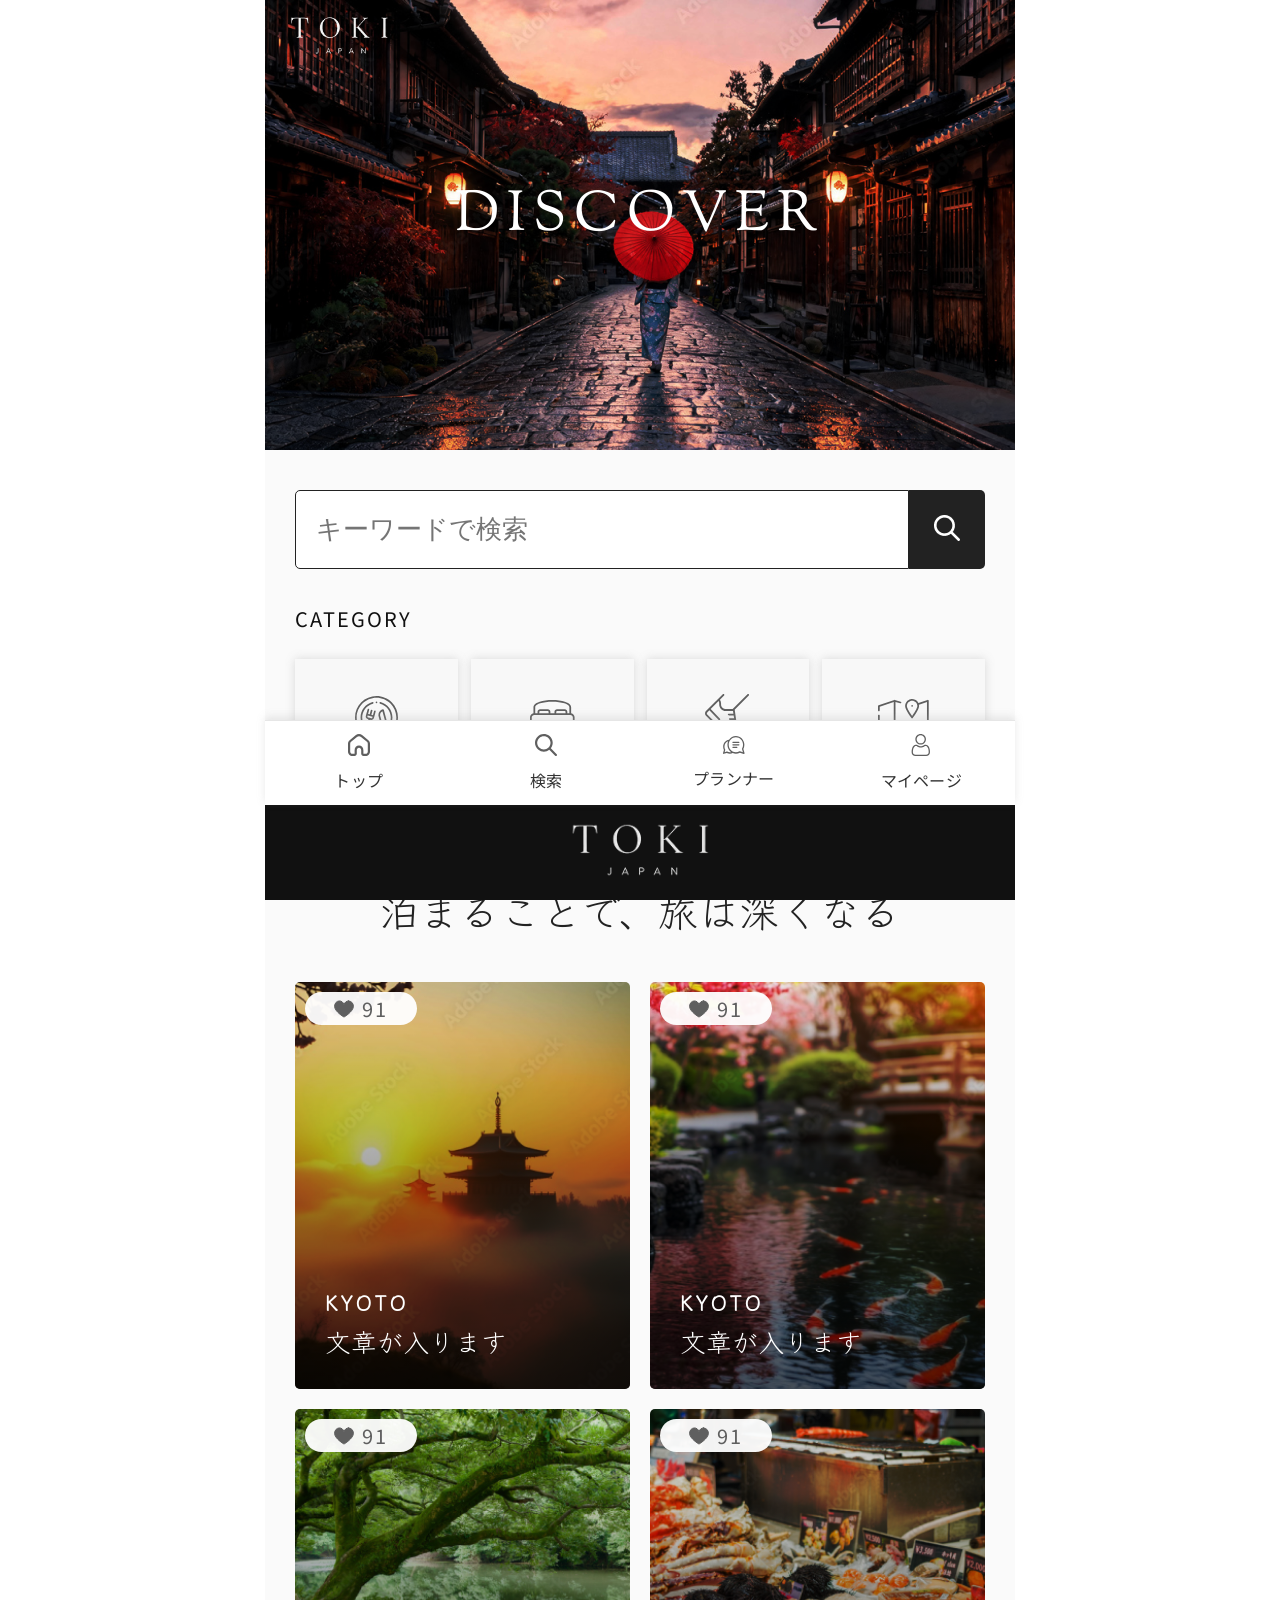
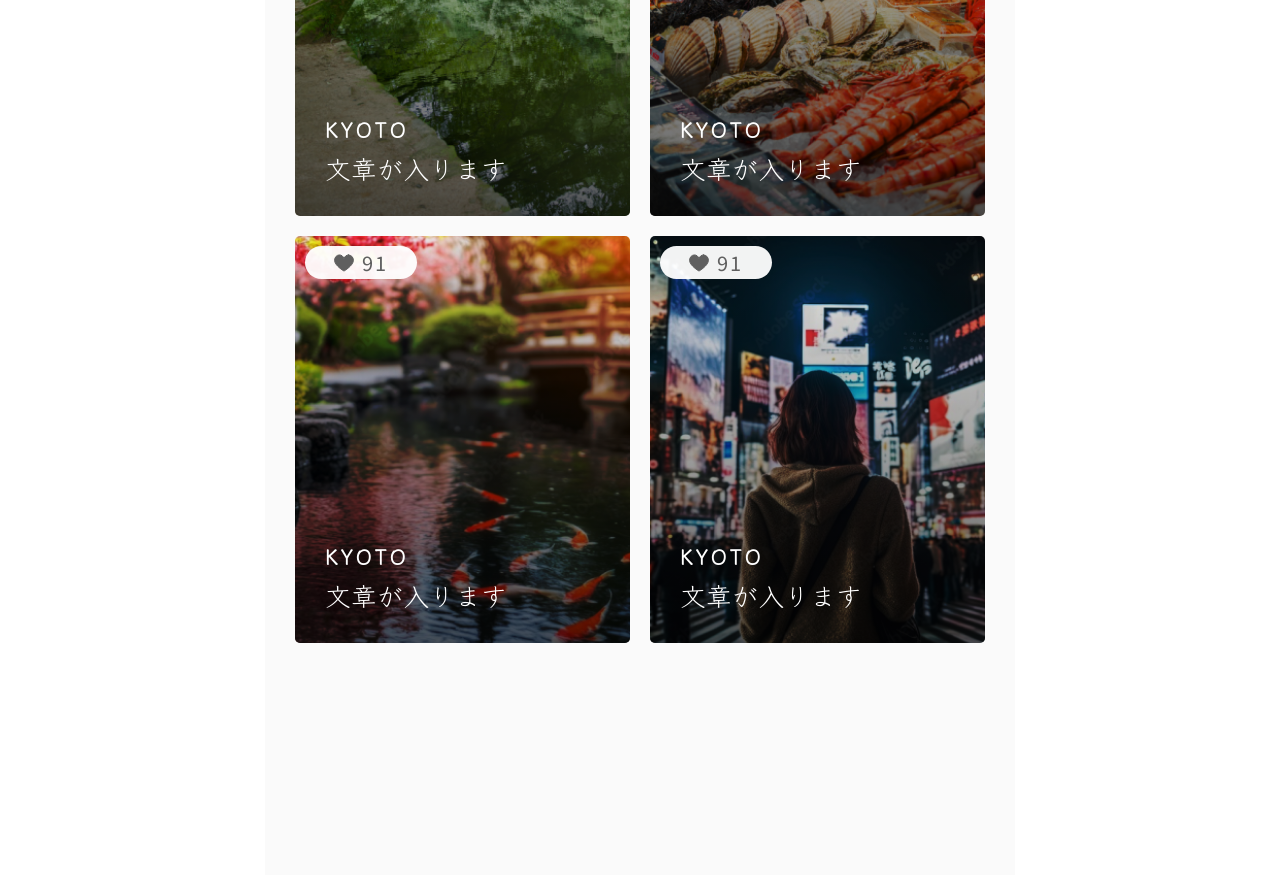
<file: discover.html>
<!doctype html>
<html lang="en">
  <head>
    <meta charset="utf-8" />
    <meta name="viewport" content="width=device-width,initial-scale=1" />
    <title>TOKI — Discover</title>
    <link rel="preconnect" href="https://fonts.googleapis.com">
    <link rel="preconnect" href="https://fonts.gstatic.com" crossorigin>
    <link href="https://fonts.googleapis.com/css2?family=Noto+Sans+JP:wght@300;400;500;700&display=swap" rel="stylesheet">
        <link href="https://fonts.googleapis.com/css2?family=Josefin+Sans:ital,wght@0,100..700;1,100..700&family=Noto+Serif+JP:wght@200..900&family=Philosopher:ital,wght@0,400;0,700;1,400;1,700&display=swap" rel="stylesheet">

    <link rel="stylesheet" href="style.css">
  </head>
  <body>
    <header class="site-header">
      <img src="assets/tokyo-hp-logo.png" alt="TOKI" class="header-logo">
    </header>

    <div class="container discover">
      <section class="hero" style="background-image: url('https://images.unsplash.com/photo-1522383507783-6b66a3e49401?w=1200&h=800&fit=crop');">
        <div class="hero-content">
          <h1 class="hero-title">DISCOVER</h1>
        </div>
      </section>

      <section class="search-discover">
        <div class="discover-search-wrapper">
            <input type="text" placeholder="キーワードで検索" >
            <button type="submit"><img src="./assets/search-discover.png"/></button>
        </div>

      </section>

       <section class="category-section">
        <h2>CATEGORY</h2>

        <div class="cateogory-wrapper">
          <div class="category-card">
            <img src="./assets/eat-icon.svg" />
            <span class="">EAT</span>
          </div>

            <div class="category-card">
            <img src="./assets/stay-icon.svg" />
            <span class="">STAY</span>
          </div>

            <div class="category-card">
            <img src="./assets/play-icon.svg" />
            <span class="">PLAY</span>
          </div>

            <div class="category-card">
            <img src="./assets/local-icon.svg" />
            <span class="">LOCAL</span>
          </div>
        </div>
      </section>

      <section class="section" style="margin-top: 20px;">
        <div class="section-header">
          <div class="section-label-group">
            <h2 class="section-heading">泊まることで、旅は深くなる</h2>
          </div>
        </div>

        <div class="cards-grid">
          <!-- Reusing the same `.card` markup from index.html -->
          <article class="card">
            <div class="card-image" style="background-image: url('assets/card1.png');">
              <div class="card-overlay">
                <span class="like-count"><img src="./assets/heart-fav.svg" />  91</span>
                <div class="card-copy">
                  <span class="location-label">KYOTO</span>
                  <span class="card-text">文章が入ります</span>
                </div>
              </div>
            </div>
          </article>


            <article class="card">
            <div class="card-image" style="background-image: url('assets/card-5.png');">
              <div class="card-overlay">
                <span class="like-count"><img src="./assets/heart-fav.svg" />  91</span>
                <div class="card-copy">
                  <span class="location-label">KYOTO</span>
                  <span class="card-text">文章が入ります</span>
                </div>
              </div>
            </div>
          </article>

          <article class="card">
            <div class="card-image" style="background-image: url('assets/card2.png');">
              <div class="card-overlay">
                <span class="like-count"><img src="./assets/heart-fav.svg" />  91</span>
                <div class="card-copy">
                  <span class="location-label">KYOTO</span>
                  <span class="card-text">文章が入ります</span>
                </div>
              </div>
            </div>
          </article>

             <article class="card">
            <div class="card-image" style="background-image: url('assets/card-6.png');">
              <div class="card-overlay">
                <span class="like-count"><img src="./assets/heart-fav.svg" />  91</span>
                <div class="card-copy">
                  <span class="location-label">KYOTO</span>
                  <span class="card-text">文章が入ります</span>
                </div>
              </div>
            </div>
          </article>

          <article class="card">
            <div class="card-image" style="background-image: url('assets/card3.png');">
              <div class="card-overlay">
                <span class="like-count"><img src="./assets/heart-fav.svg" />  91</span>
                <div class="card-copy">
                  <span class="location-label">KYOTO</span>
                  <span class="card-text">文章が入ります</span>
                </div>
              </div>
            </div>
          </article>


          <article class="card">
            <div class="card-image" style="background-image: url('assets/card4.png');">
              <div class="card-overlay">
                <span class="like-count"><img src="./assets/heart-fav.svg" />  91</span>
                <div class="card-copy">
                  <span class="location-label">KYOTO</span>
                  <span class="card-text">文章が入ります</span>
                </div>
              </div>
            </div>
          </article>

        </div>
      </section>
    </div>

    <footer class="site-footer">
        <img src="assets/tokyo-hp-logo.png" alt="TOKI" class="footer-logo">
    </footer>

    <nav class="bottom-nav">
      <a class="nav-item" href="index.html">
        <img src="assets/home.svg" alt="home">
        <span>トップ</span>
      </a>
      <a class="nav-item" href="discover-new.html">
        <img src="assets/search.svg" alt="search">
        <span>検索</span>
      </a>
      <a class="nav-item" href="#">
        <img src="assets/chat.svg" alt="chat">
        <span>プランナー</span>
      </a>
      <a class="nav-item" href="login.html">
        <img src="assets/account.svg" alt="account">
        <span>マイページ</span>
      </a>
    </nav>
  </body>
</html>
</file>
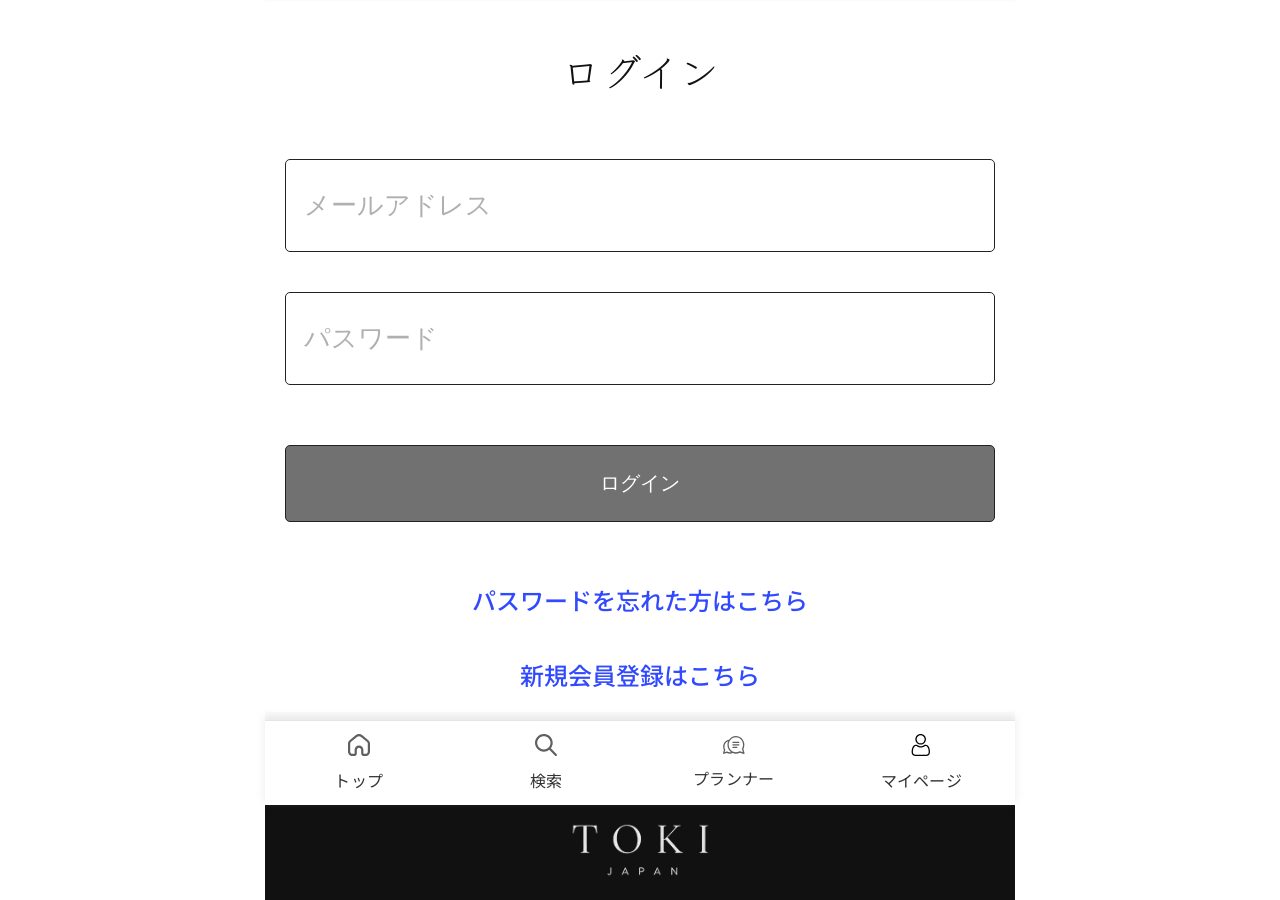
<file: login.html>
<!doctype html>
<html lang="ja">
  <head>
    <meta charset="utf-8" />
    <meta name="viewport" content="width=device-width,initial-scale=1" />
    <title>ログイン — TOKI</title>
    <link rel="preconnect" href="https://fonts.googleapis.com">
    <link rel="preconnect" href="https://fonts.gstatic.com" crossorigin>
    <link href="https://fonts.googleapis.com/css2?family=Noto+Sans+JP:wght@300;400;500;700&display=swap" rel="stylesheet">
        <link href="https://fonts.googleapis.com/css2?family=Josefin+Sans:ital,wght@0,100..700;1,100..700&family=Noto+Serif+JP:wght@200..900&family=Philosopher:ital,wght@0,400;0,700;1,400;1,700&display=swap" rel="stylesheet">

    <link rel="stylesheet" href="style.css">
    <script>
      if (localStorage.getItem('isLoggedIn') === 'true') {
        window.location.href = 'profile.html';
      }
    </script>
  </head>
  <body>
    <main class="page">
      <div class="auth-card">
        <h2 class="auth-title">ログイン</h2>

        <form onsubmit="localStorage.setItem('isLoggedIn', 'true'); window.location.href='profile.html'; return false;" class="auth-form">
          <input type="email" placeholder="メールアドレス" required>
          <input type="password" placeholder="パスワード" required>
          <button class="btn-primary" type="submit">ログイン</button>
        </form>

        <div class="auth-links">
          <a href="#" class="link">パスワードを忘れた方はこちら</a>
          <a href="register.html" class="link">新規会員登録はこちら</a>
        </div>
      </div>
    </main>

    <footer class="site-footer">
      <div class="footer-inner">
        <img src="assets/tokyo-hp-logo.png" alt="TOKI" class="footer-logo">
      </div>
    </footer>

    <nav class="bottom-nav">
      <a class="nav-item" href="index.html">
        <img src="assets/home.svg" alt="home">
        <span>トップ</span>
      </a>
     
      <a class="nav-item" href="discover-new.html">
        <img src="assets/search.svg" alt="search">
        <span>検索</span>
      </a>
       <a class="nav-item" href="#">
        <img src="assets/chat.svg" alt="chat">
                <span>プランナー</span>

      </a>
      <a class="nav-item active" href="login.html">
        <img src="assets/account.svg" alt="account">
        <span>マイページ</span>
      </a>
    </nav>
  </body>
</html>
</file>
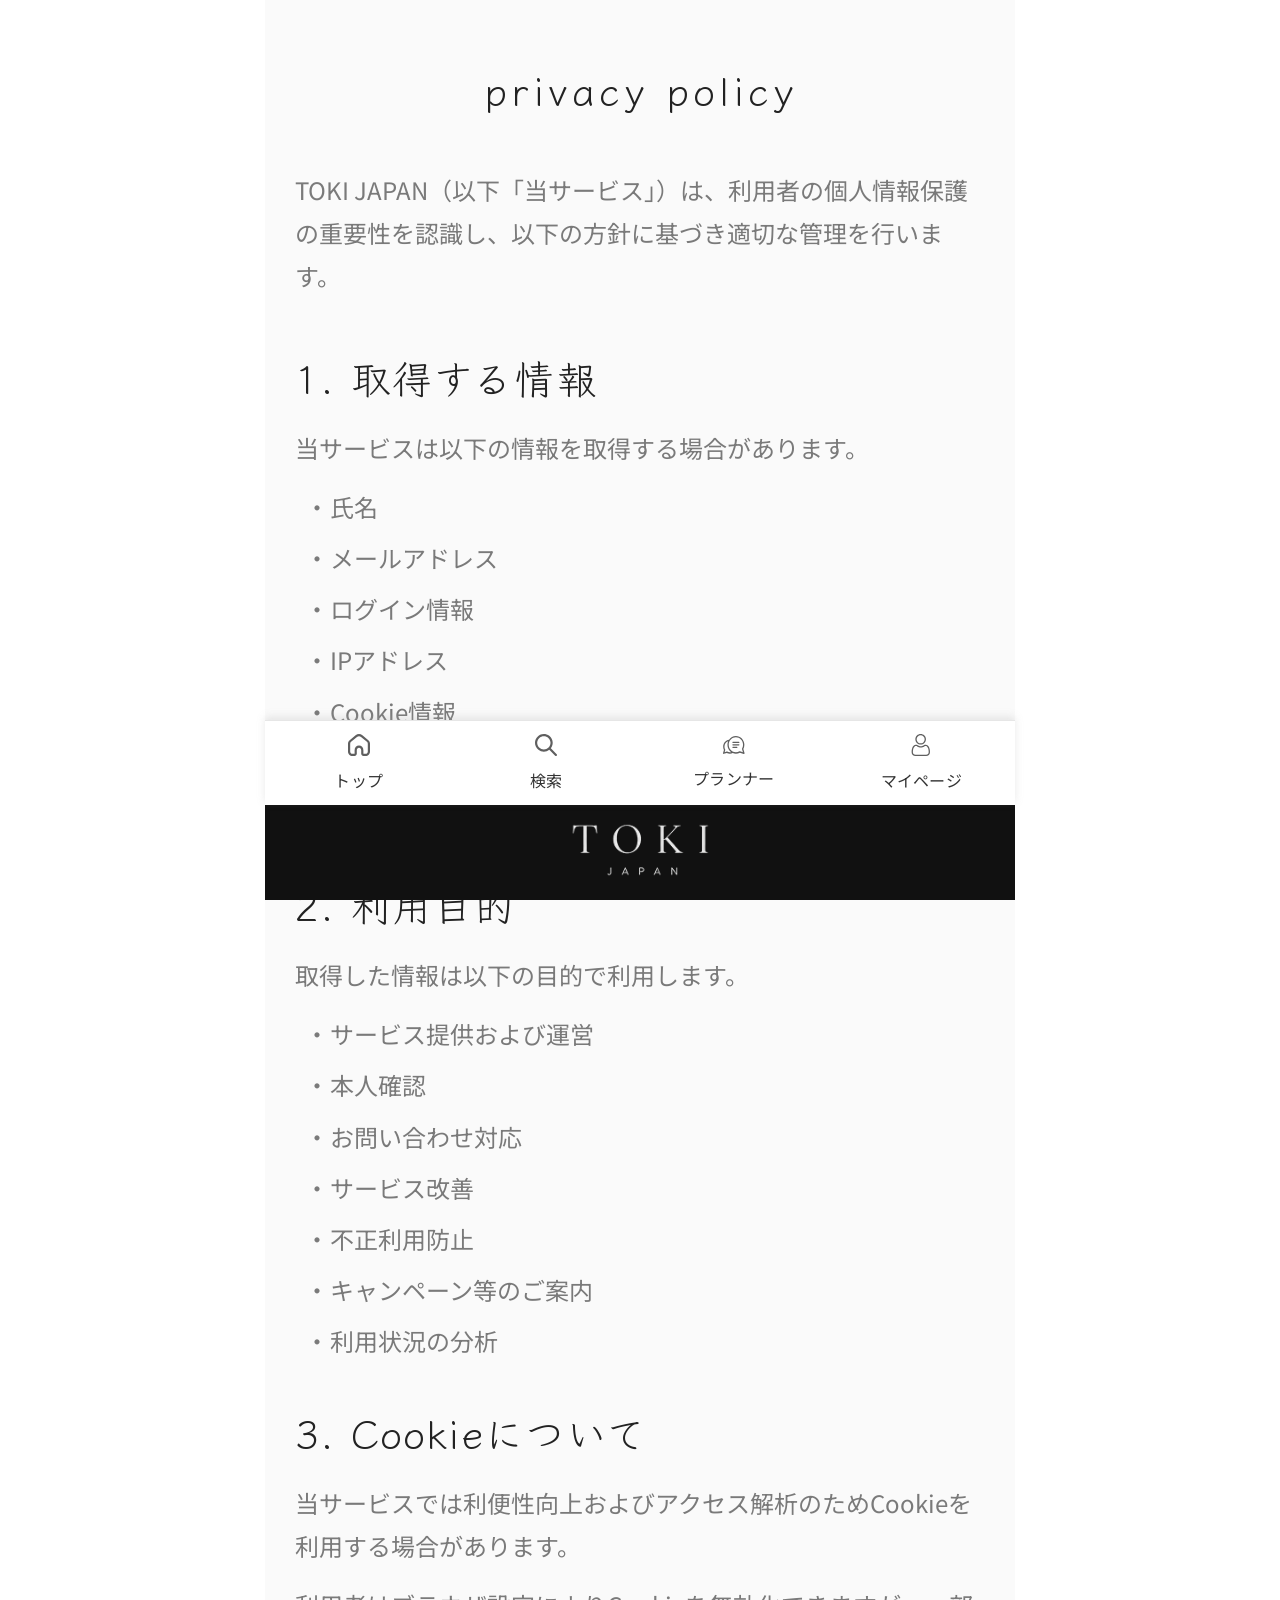
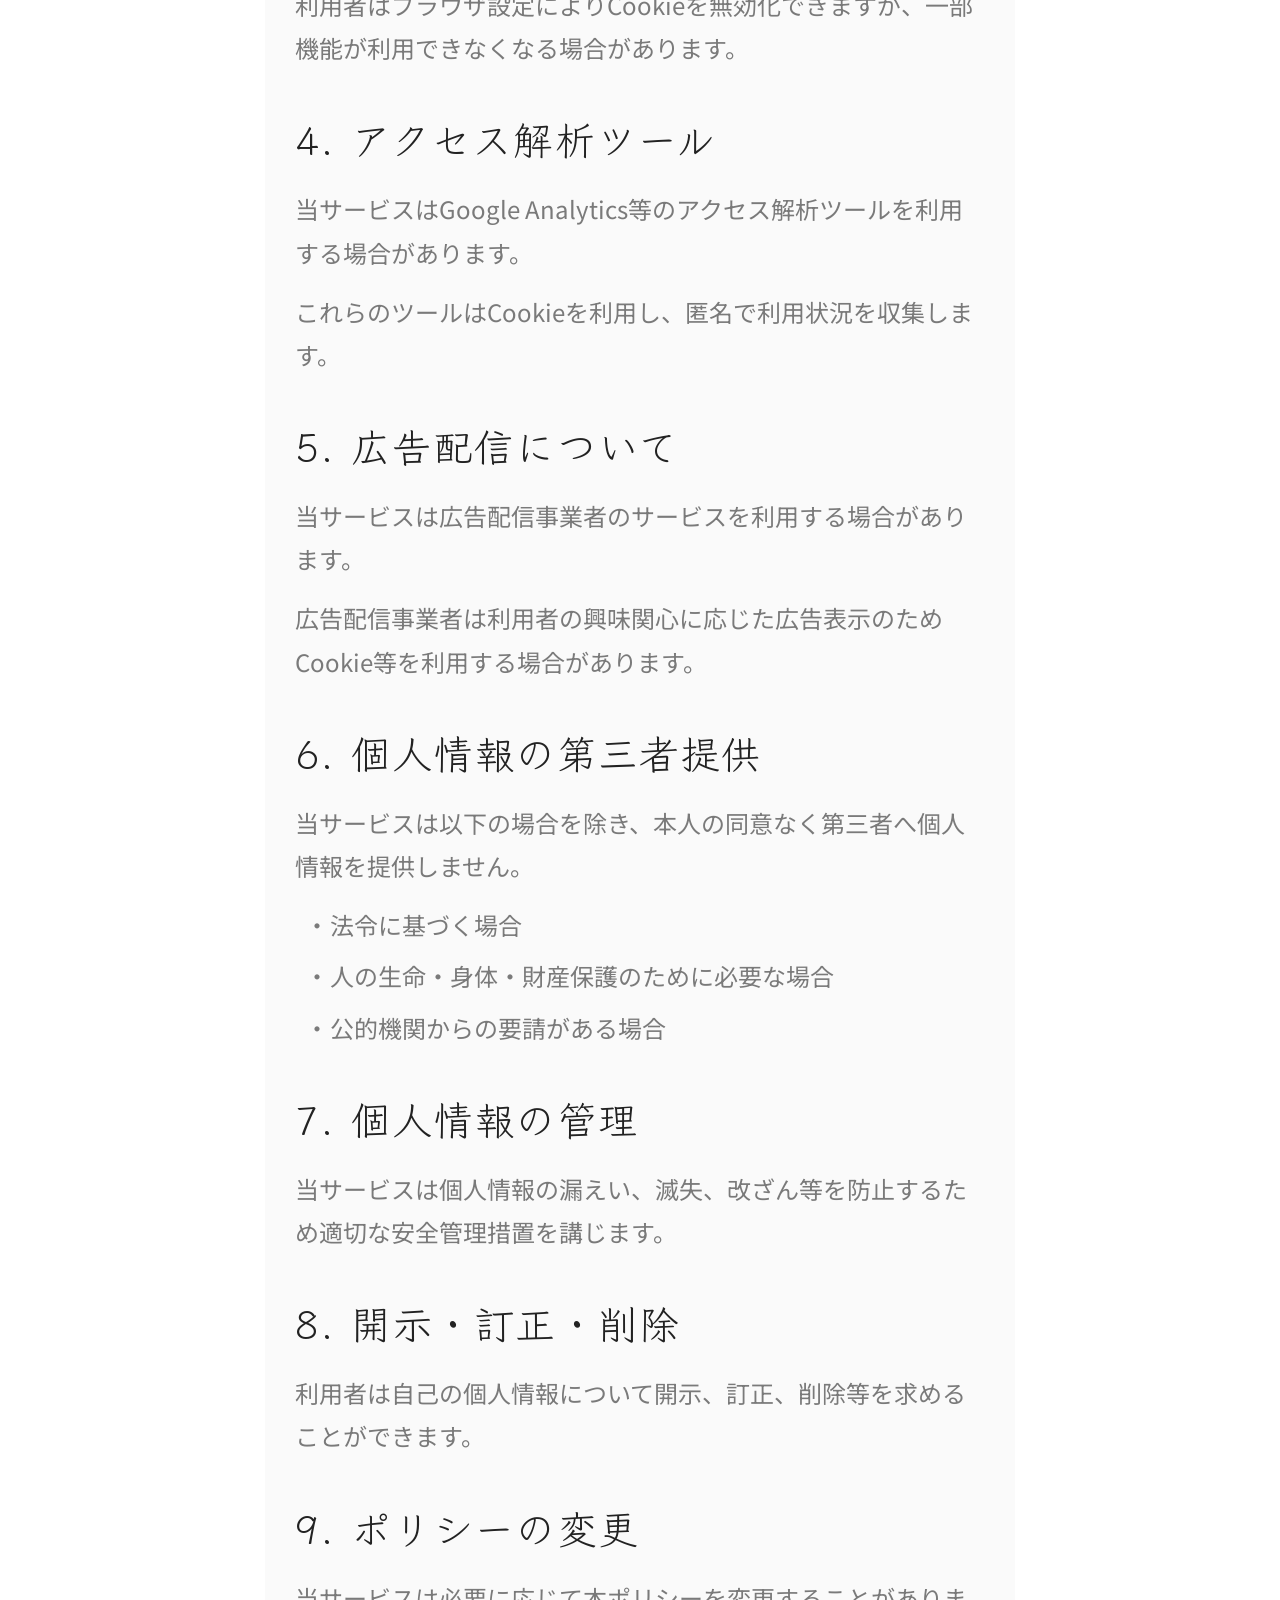
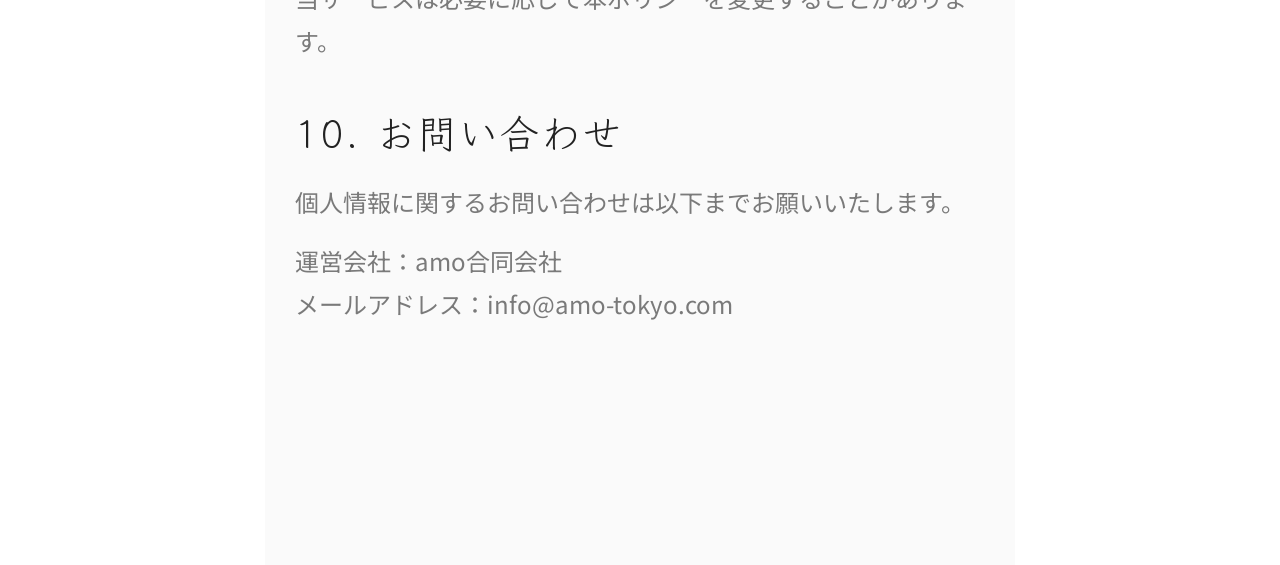
<file: privacy.html>
<!doctype html>
<html lang="ja">
  <head>
    <meta charset="utf-8" />
    <meta name="viewport" content="width=device-width,initial-scale=1" />
    <title>プライバシーポリシー — TOKI</title>
    <link rel="preconnect" href="https://fonts.googleapis.com">
    <link rel="preconnect" href="https://fonts.gstatic.com" crossorigin>
    <link href="https://fonts.googleapis.com/css2?family=Noto+Sans+JP:wght@300;400;500;700&display=swap" rel="stylesheet">
    <link href="https://fonts.googleapis.com/css2?family=Josefin+Sans:ital,wght@0,100..700;1,100..700&family=Noto+Serif+JP:wght@200..900&family=Philosopher:ital,wght@0,400;0,700;1,400;1,700&display=swap" rel="stylesheet">
    <link rel="stylesheet" href="style.css">
  </head>
  <body>
    <div class="privacy-container">
      <main class="privacy-content">
        <!-- Main Title -->
        <h1 class="privacy-title">privacy policy</h1>

        <!-- Intro Description -->
        <p class="privacy-intro">
          TOKI JAPAN（以下「当サービス」）は、利用者の個人情報保護の重要性を認識し、以下の方針に基づき適切な管理を行います。
        </p>

        <!-- Article 1 -->
        <section class="privacy-section">
          <h2 class="privacy-section-title">1. 取得する情報</h2>
          <p class="privacy-paragraph">当サービスは以下の情報を取得する場合があります。</p>
          <ul class="privacy-list">
            <li>氏名</li>
            <li>メールアドレス</li>
            <li>ログイン情報</li>
            <li>IPアドレス</li>
            <li>Cookie情報</li>
            <li>アクセス履歴</li>
            <li>お問い合わせ内容</li>
          </ul>
        </section>

        <!-- Article 2 -->
        <section class="privacy-section">
          <h2 class="privacy-section-title">2. 利用目的</h2>
          <p class="privacy-paragraph">取得した情報は以下の目的で利用します。</p>
          <ul class="privacy-list">
            <li>サービス提供および運営</li>
            <li>本人確認</li>
            <li>お問い合わせ対応</li>
            <li>サービス改善</li>
            <li>不正利用防止</li>
            <li>キャンペーン等のご案内</li>
            <li>利用状況の分析</li>
          </ul>
        </section>

        <!-- Article 3 -->
        <section class="privacy-section">
          <h2 class="privacy-section-title">3. Cookieについて</h2>
          <p class="privacy-paragraph">
            当サービスでは利便性向上およびアクセス解析のためCookieを利用する場合があります。
          </p>
          <p class="privacy-paragraph">
            利用者はブラウザ設定によりCookieを無効化できますが、一部機能が利用できなくなる場合があります。
          </p>
        </section>

        <!-- Article 4 -->
        <section class="privacy-section">
          <h2 class="privacy-section-title">4. アクセス解析ツール</h2>
          <p class="privacy-paragraph">
            当サービスはGoogle Analytics等のアクセス解析ツールを利用する場合があります。
          </p>
          <p class="privacy-paragraph">
            これらのツールはCookieを利用し、匿名で利用状況を収集します。
          </p>
        </section>

        <!-- Article 5 -->
        <section class="privacy-section">
          <h2 class="privacy-section-title">5. 広告配信について</h2>
          <p class="privacy-paragraph">
            当サービスは広告配信事業者のサービスを利用する場合があります。
          </p>
          <p class="privacy-paragraph">
            広告配信事業者は利用者の興味関心に応じた広告表示のためCookie等を利用する場合があります。
          </p>
        </section>

        <!-- Article 6 -->
        <section class="privacy-section">
          <h2 class="privacy-section-title">6. 個人情報の第三者提供</h2>
          <p class="privacy-paragraph">
            当サービスは以下の場合を除き、本人の同意なく第三者へ個人情報を提供しません。
          </p>
          <ul class="privacy-list">
            <li>法令に基づく場合</li>
            <li>人の生命・身体・財産保護のために必要な場合</li>
            <li>公的機関からの要請がある場合</li>
          </ul>
        </section>

        <!-- Article 7 -->
        <section class="privacy-section">
          <h2 class="privacy-section-title">7. 個人情報の管理</h2>
          <p class="privacy-paragraph">
            当サービスは個人情報の漏えい、滅失、改ざん等を防止するため適切な安全管理措置を講じます。
          </p>
        </section>

        <!-- Article 8 -->
        <section class="privacy-section">
          <h2 class="privacy-section-title">8. 開示・訂正・削除</h2>
          <p class="privacy-paragraph">
            利用者は自己の個人情報について開示、訂正、削除等を求めることができます。
          </p>
        </section>

        <!-- Article 9 -->
        <section class="privacy-section">
          <h2 class="privacy-section-title">9. ポリシーの変更</h2>
          <p class="privacy-paragraph">
            当サービスは必要に応じて本ポリシーを変更することがあります。
          </p>
        </section>

        <!-- Article 10 -->
        <section class="privacy-section">
          <h2 class="privacy-section-title">10. お問い合わせ</h2>
          <p class="privacy-paragraph">
            個人情報に関するお問い合わせは以下までお願いいたします。
          </p>
          <p class="privacy-paragraph">
            運営会社：amo合同会社<br>
            メールアドレス：info@amo-tokyo.com
          </p>
        </section>
      </main>

      <!-- Footer -->
      <footer class="site-footer">
        <div class="footer-inner">
          <img src="assets/tokyo-hp-logo.png" alt="TOKI" class="footer-logo">
        </div>
      </footer>

      <!-- Bottom Nav -->
      <nav class="bottom-nav">
        <a class="nav-item" href="index.html">
          <img src="assets/home.svg" alt="home">
          <span>トップ</span>
        </a>
        <a class="nav-item" href="discover-new.html">
          <img src="assets/search.svg" alt="search">
          <span>検索</span>
        </a>
        <a class="nav-item" href="#">
          <img src="assets/chat.svg" alt="chat">
          <span>プランナー</span>
        </a>
        <a class="nav-item" href="login.html">
          <img src="assets/account.svg" alt="account">
          <span>マイページ</span>
        </a>
      </nav>
    </div>
  </body>
</html>
</file>
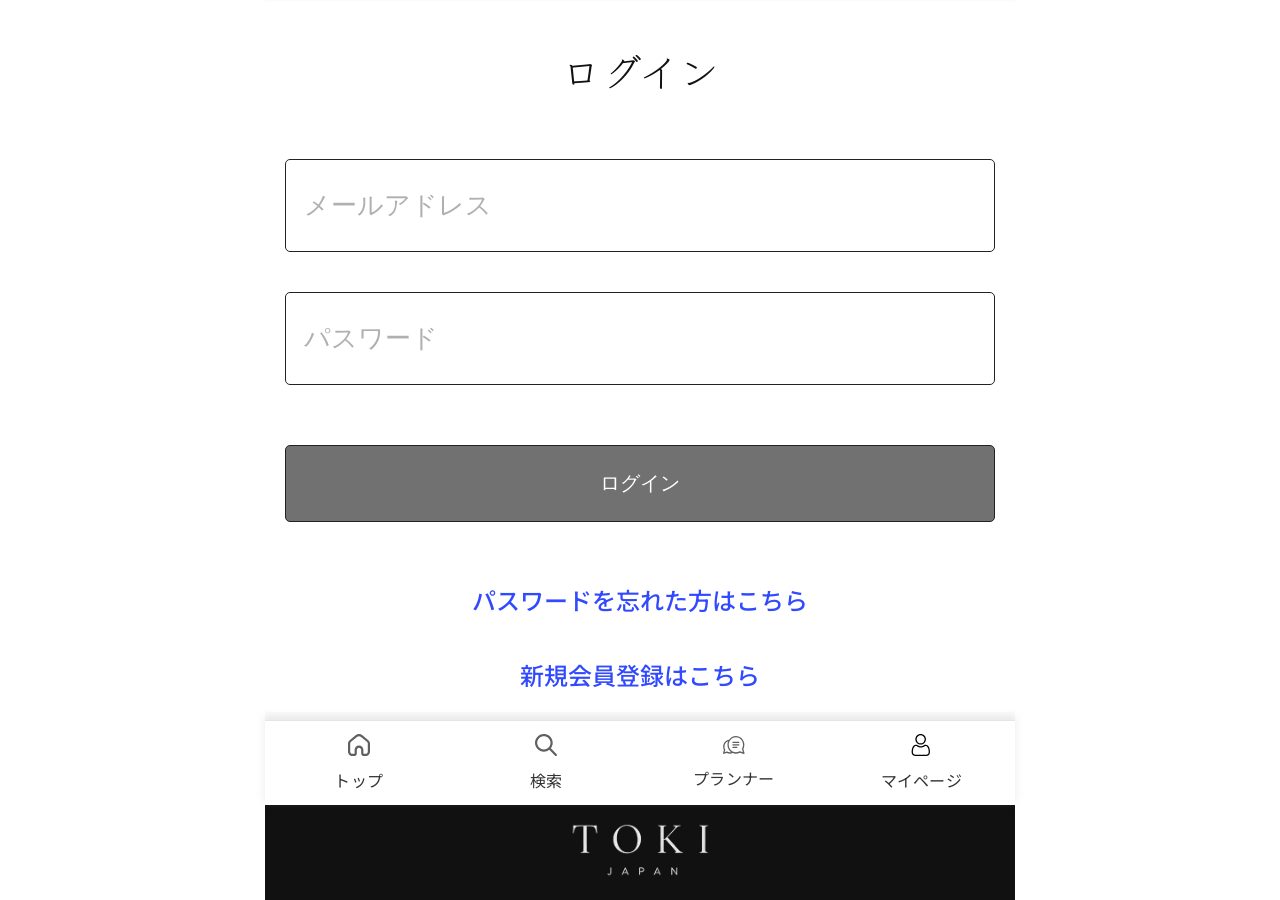
<file: profile.html>
<!doctype html>
<html lang="ja">
  <head>
    <meta charset="utf-8" />
    <meta name="viewport" content="width=device-width,initial-scale=1" />
    <title>マイページ — TOKI</title>
    <link rel="preconnect" href="https://fonts.googleapis.com">
    <link rel="preconnect" href="https://fonts.gstatic.com" crossorigin>
    <link href="https://fonts.googleapis.com/css2?family=Noto+Sans+JP:wght@300;400;500;700&display=swap" rel="stylesheet">
    <link href="https://fonts.googleapis.com/css2?family=Josefin+Sans:ital,wght@0,100..700;1,100..700&family=Noto+Serif+JP:wght@200..900&family=Philosopher:ital,wght@0,400;0,700;1,400;1,700&display=swap" rel="stylesheet">
    <link rel="stylesheet" href="style.css">
    <script>
      // Auth redirect check
      if (localStorage.getItem('isLoggedIn') !== 'true') {
        window.location.href = 'login.html';
      }
    </script>
  </head>
  <body>
    <div class="profile-container">
      <main class="profile-content">
        <!-- Profile User Info Header -->
        <header class="profile-header">
          <div class="profile-avatar">
            <img src="assets/tokyo-hp-logo.png" alt="TOKI" class="profile-avatar-logo">
          </div>
          <h1 class="profile-username">TOKI JAPAN</h1>
          <p class="profile-email">toki@example.com</p>
          <p class="profile-join-date">2026年6月から利用</p>
          
          <!-- Edit Profile Button -->
          <button class="profile-edit-btn">
            <svg xmlns="http://www.w3.org/2000/svg" fill="none" viewBox="0 0 24 24" stroke="currentColor" stroke-width="2">
              <path stroke-linecap="round" stroke-linejoin="round" d="M11 5H6a2 2 0 00-2 2v11a2 2 0 002 2h11a2 2 0 002-2v-5m-1.414-9.414a2 2 0 112.828 2.828L11.828 15H9v-2.828l8.586-8.586z" />
            </svg>
            プロフィールを編集する
          </button>
        </header>

        <!-- Section: Posted Reviews -->
        <p class="profile-section-title">投稿した口コミ</p>

        <!-- Cards Grid wrapper (reusing discover-new styling) -->
        <div class="discover-new" style="width: 100%;">
          <section class="section discover-cards-section" style="margin-top: 0; padding: 0;">
            <div class="cards-grid" style="padding: 0;">
              
              <!-- Card 1: Pagoda -->
              <article class="card discover-card">
                <a href="details.html?title=五重塔&image=assets/card1.png&location=KYOTO&address=京都府京都市東山区清水八坂上町388&tags=京都,清水寺,歴史" style="text-decoration: none; color: inherit;">
                  <div class="card-image" style="background-image: url('assets/card1.png')"></div>
                  <div class="discover-card-body">
                    <p class="discover-card-title">五重塔</p>
                    <div class="discover-card-tags">
                      <span>エリア</span>
                      <span>エリア</span>
                      <span>エリア</span>
                    </div>
                  </div>
                </a>
                <button class="card-like"><img src="./assets/heart-fav.svg" />  91</button>
              </article>

              <!-- Card 2: Green Pond -->
              <article class="card discover-card">
                <a href="details.html?title=緑池公園&image=assets/card2.png&location=TOKYO&address=東京都三鷹市下連雀1-1-83&tags=東京,三鷹,自然" style="text-decoration: none; color: inherit;">
                  <div class="card-image" style="background-image: url('assets/card2.png')"></div>
                  <div class="discover-card-body">
                    <p class="discover-card-title">緑池公園</p>
                    <div class="discover-card-tags">
                      <span>エリア</span>
                      <span>エリア</span>
                      <span>エリア</span>
                    </div>
                  </div>
                </a>
                <button class="card-like"><img src="./assets/heart-fav.svg" />  91</button>
              </article>

              <!-- Card 3: Koi Pond -->
              <article class="card discover-card">
                <a href="details.html?title=桜坂&image=assets/card3.png&location=KYOTO&address=京都府京都市大原&tags=京都,桜,川" style="text-decoration: none; color: inherit;">
                  <div class="card-image" style="background-image: url('assets/card3.png')"></div>
                  <div class="discover-card-body">
                    <p class="discover-card-title">桜坂</p>
                    <div class="discover-card-tags">
                      <span>エリア</span>
                      <span>エリア</span>
                      <span>エリア</span>
                    </div>
                  </div>
                </a>
                <button class="card-like"><img src="./assets/heart-fav.svg" />  91</button>
              </article>

              <!-- Card 4: Crossing -->
              <article class="card discover-card">
                <a href="details.html?title=スクランブル交差点&image=assets/card4.png&location=TOKYO&address=東京都渋谷区道玄坂&tags=東京,渋谷,交差点" style="text-decoration: none; color: inherit;">
                  <div class="card-image" style="background-image: url('assets/card4.png')"></div>
                  <div class="discover-card-body">
                    <p class="discover-card-title">スクランブル交差点</p>
                    <div class="discover-card-tags">
                      <span>エリア</span>
                      <span>エリア</span>
                      <span>エリア</span>
                    </div>
                  </div>
                </a>
                <button class="card-like"><img src="./assets/heart-fav.svg" />  91</button>
              </article>

              <!-- Card 5: Hakone -->
              <article class="card discover-card">
                <a href="details.html?title=箱根温泉&image=assets/card-5.png&location=KANAGAWA&address=神奈川県足柄下郡箱根町&tags=神奈川,箱根,温泉" style="text-decoration: none; color: inherit;">
                  <div class="card-image" style="background-image: url('assets/card-5.png')"></div>
                  <div class="discover-card-body">
                    <p class="discover-card-title">箱根温泉</p>
                    <div class="discover-card-tags">
                      <span>エリア</span>
                      <span>エリア</span>
                      <span>エリア</span>
                    </div>
                  </div>
                </a>
                <button class="card-like"><img src="./assets/heart-fav.svg" />  91</button>
              </article>

              <!-- Card 6: Fish Market -->
              <article class="card discover-card">
                <a href="details.html?title=魚市場&image=assets/card-6.png&location=TOKYO&address=東京都中央区築地&tags=東京,築地,市場" style="text-decoration: none; color: inherit;">
                  <div class="card-image" style="background-image: url('assets/card-6.png')"></div>
                  <div class="discover-card-body">
                    <p class="discover-card-title">魚市場</p>
                    <div class="discover-card-tags">
                      <span>エリア</span>
                      <span>エリア</span>
                      <span>エリア</span>
                    </div>
                  </div>
                </a>
                <button class="card-like"><img src="./assets/heart-fav.svg" />  91</button>
              </article>

            </div>
          </section>
        </div>

        <!-- Bottom Actions -->
        <div class="profile-actions">
          <button class="profile-btn profile-btn-dark">動画を投稿する</button>
          <button class="profile-btn profile-btn-outline" id="logout-btn">ログアウト</button>
        </div>

        <!-- Terms and Privacy Policy Links -->
        <div class="profile-links">
          <a href="about.html">について</a>
        </div>
      </main>

      <!-- Footer -->
      <footer class="site-footer">
        <div class="footer-inner">
          <img src="assets/tokyo-hp-logo.png" alt="TOKI" class="footer-logo">
        </div>
      </footer>

      <!-- Bottom Nav -->
      <nav class="bottom-nav">
        <a class="nav-item" href="index.html">
          <img src="assets/home.svg" alt="home">
          <span>トップ</span>
        </a>
        <a class="nav-item" href="discover-new.html">
          <img src="assets/search.svg" alt="search">
          <span>検索</span>
        </a>
        <a class="nav-item" href="#">
          <img src="assets/chat.svg" alt="chat">
          <span>プランナー</span>
        </a>
        <a class="nav-item active" href="profile.html">
          <img src="assets/account.svg" alt="account">
          <span>マイページ</span>
        </a>
      </nav>
    </div>

    <!-- Script to handle logout -->
    <script>
      document.getElementById('logout-btn').addEventListener('click', (e) => {
        e.preventDefault();
        localStorage.removeItem('isLoggedIn');
        window.location.href = 'login.html';
      });
    </script>
  </body>
</html>
</file>
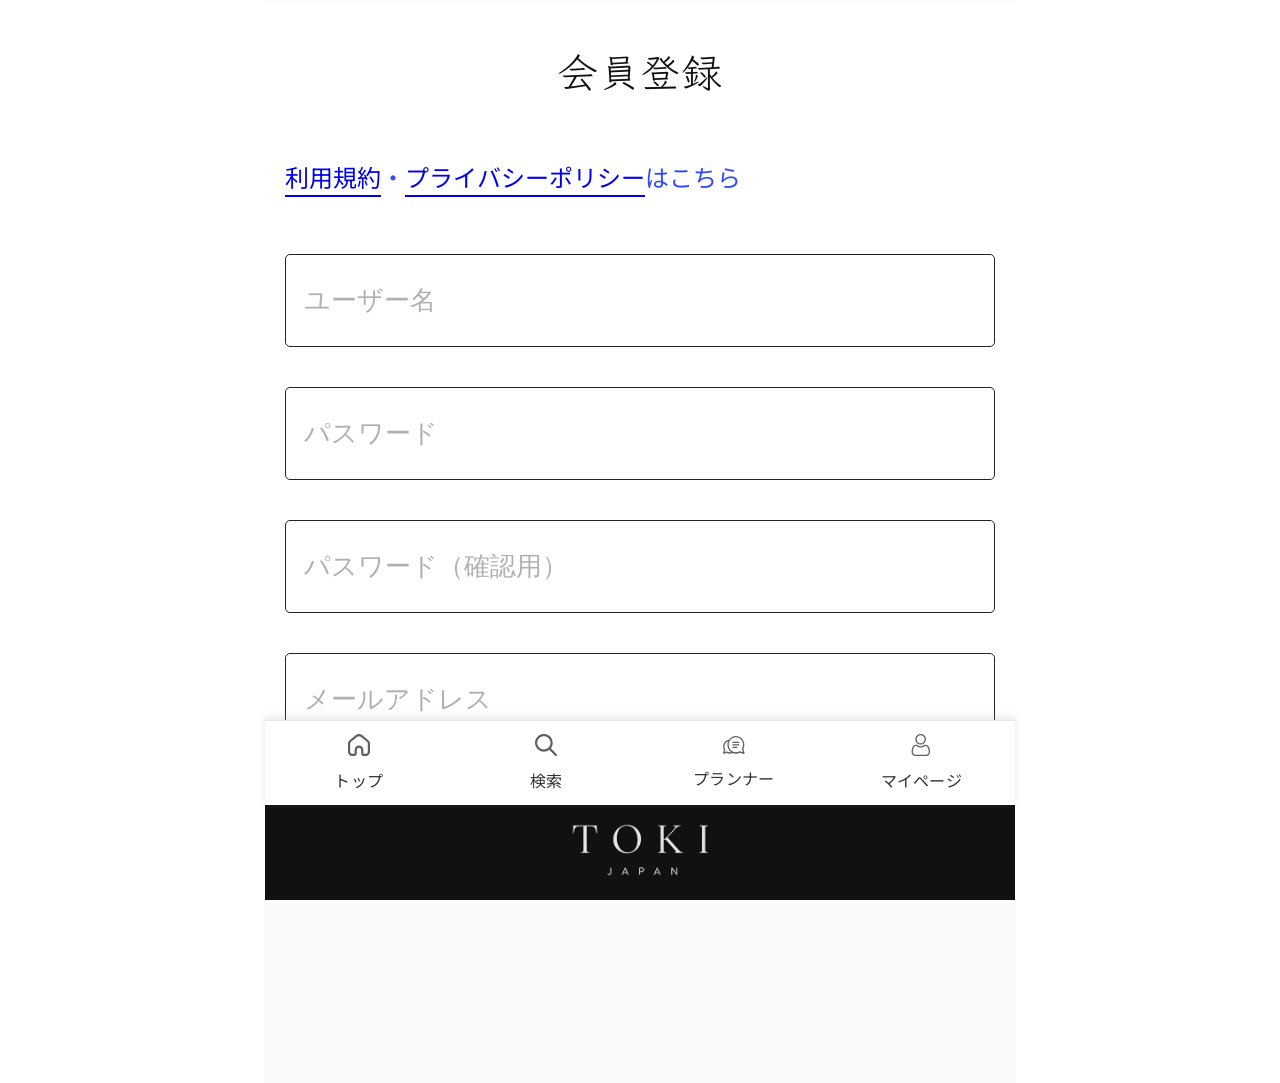
<file: register.html>
<!doctype html>
<html lang="ja">
  <head>
    <meta charset="utf-8" />
    <meta name="viewport" content="width=device-width,initial-scale=1" />
    <title>会員登録 — TOKI</title>
    <link rel="preconnect" href="https://fonts.googleapis.com">
    <link rel="preconnect" href="https://fonts.gstatic.com" crossorigin>
    <link href="https://fonts.googleapis.com/css2?family=Noto+Sans+JP:wght@300;400;500;700&display=swap" rel="stylesheet">
        <link href="https://fonts.googleapis.com/css2?family=Josefin+Sans:ital,wght@0,100..700;1,100..700&family=Noto+Serif+JP:wght@200..900&family=Philosopher:ital,wght@0,400;0,700;1,400;1,700&display=swap" rel="stylesheet">

    <link rel="stylesheet" href="style.css">
  </head>
  <body>
    <main class="page">
      <div class="auth-card">
        <h2 class="auth-title">会員登録</h2>

        <span class="policy-link"><a href="terms.html">利用規約</a>・<a href="privacy.html">プライバシーポリシー</a>はこちら</span>

        <form action="#" class="auth-form">
          <input type="text" placeholder="ユーザー名" required>
          <input type="password" placeholder="パスワード" required>
          <input type="password" placeholder="パスワード（確認用）" required>
          <input type="email" placeholder="メールアドレス" required>
          <button class="btn-primary" type="submit">会員登録</button>
        </form>
      </div>
    </main>

    <footer class="site-footer">
      <div class="footer-inner">
        <img src="assets/tokyo-hp-logo.png" alt="TOKI" class="footer-logo">
      </div>
    </footer>

    <nav class="bottom-nav">
      <a class="nav-item" href="index.html">
        <img src="assets/home.svg" alt="home">
        <span>トップ</span>
      </a>
     
      <a class="nav-item" href="discover-new.html">
        <img src="assets/search.svg" alt="search">
        <span>検索</span>
      </a>
      <a class="nav-item" href="#">
        <img src="assets/chat.svg" alt="chat">
        <span>プランナー</span>
      </a>
      <a class="nav-item" href="login.html">
        <img src="assets/account.svg" alt="account">
        <span>マイページ</span>
      </a>
    </nav>
  </body>
</html>
</file>
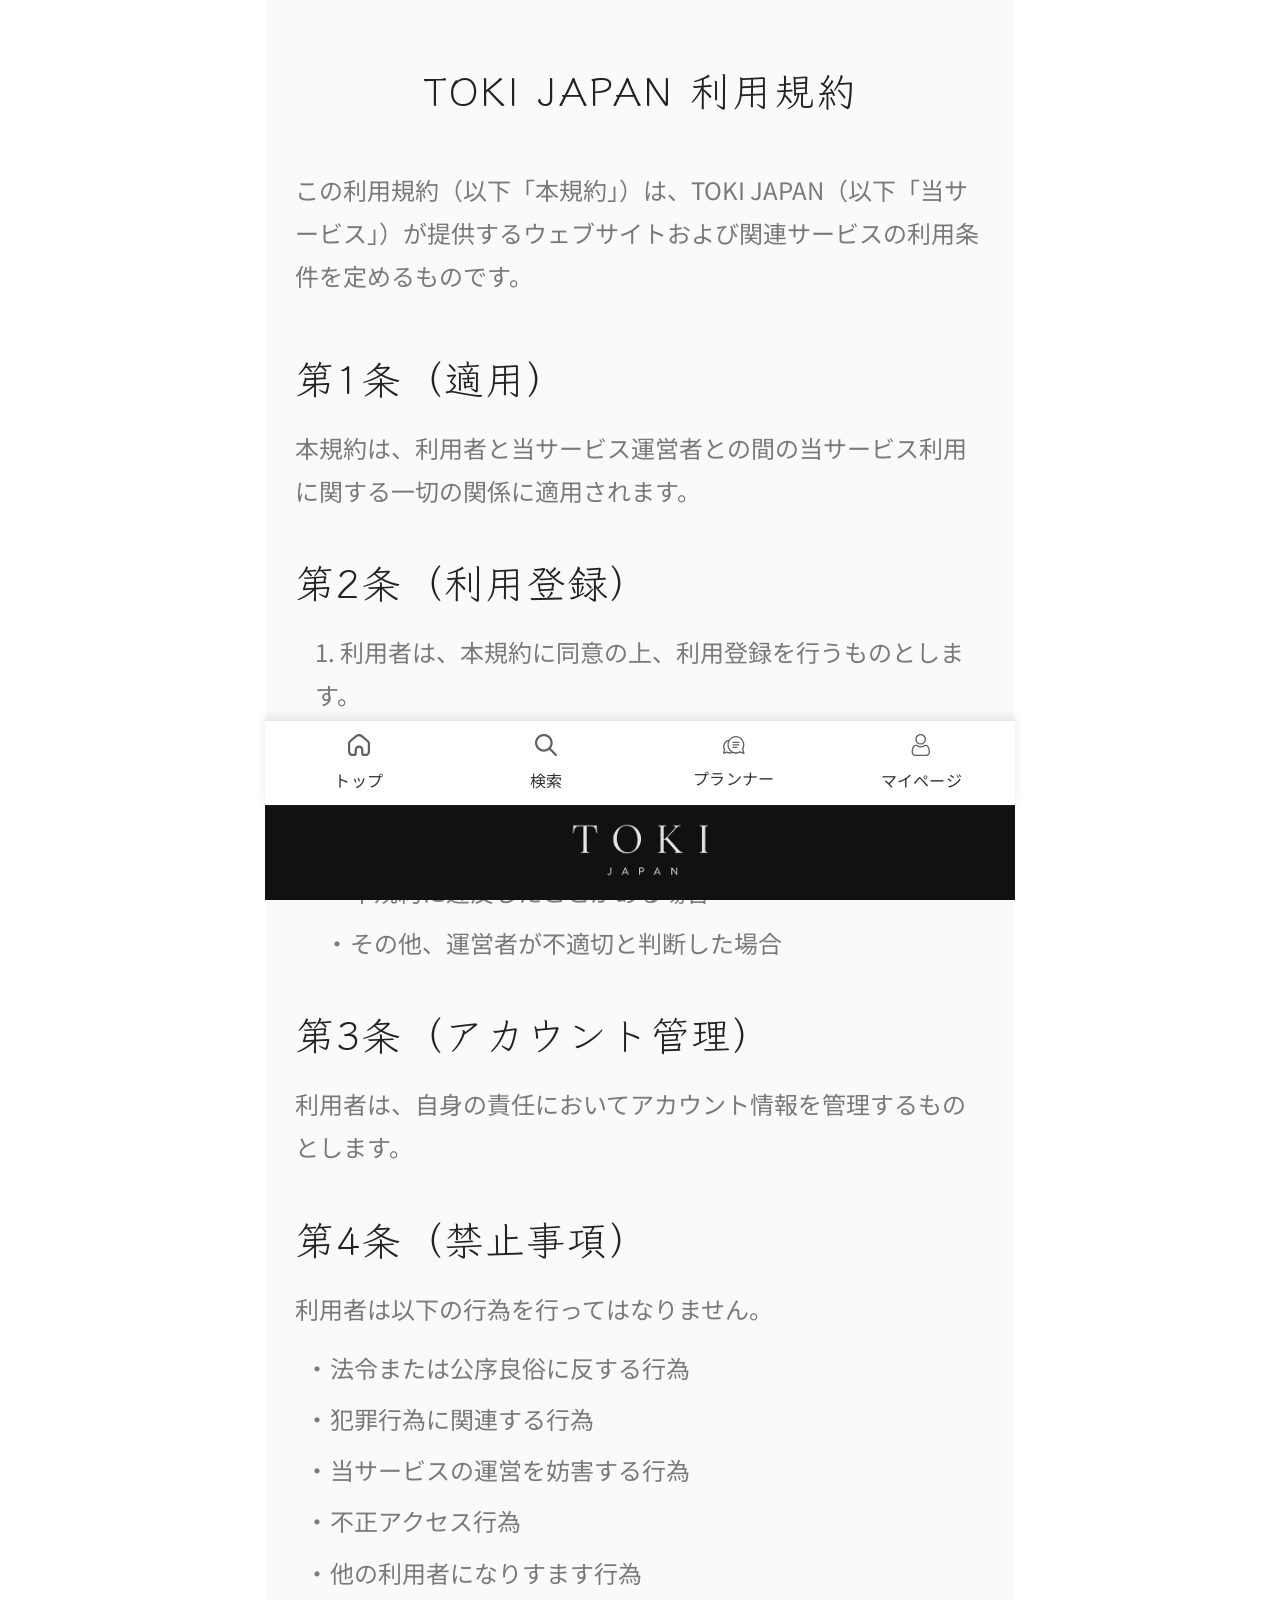
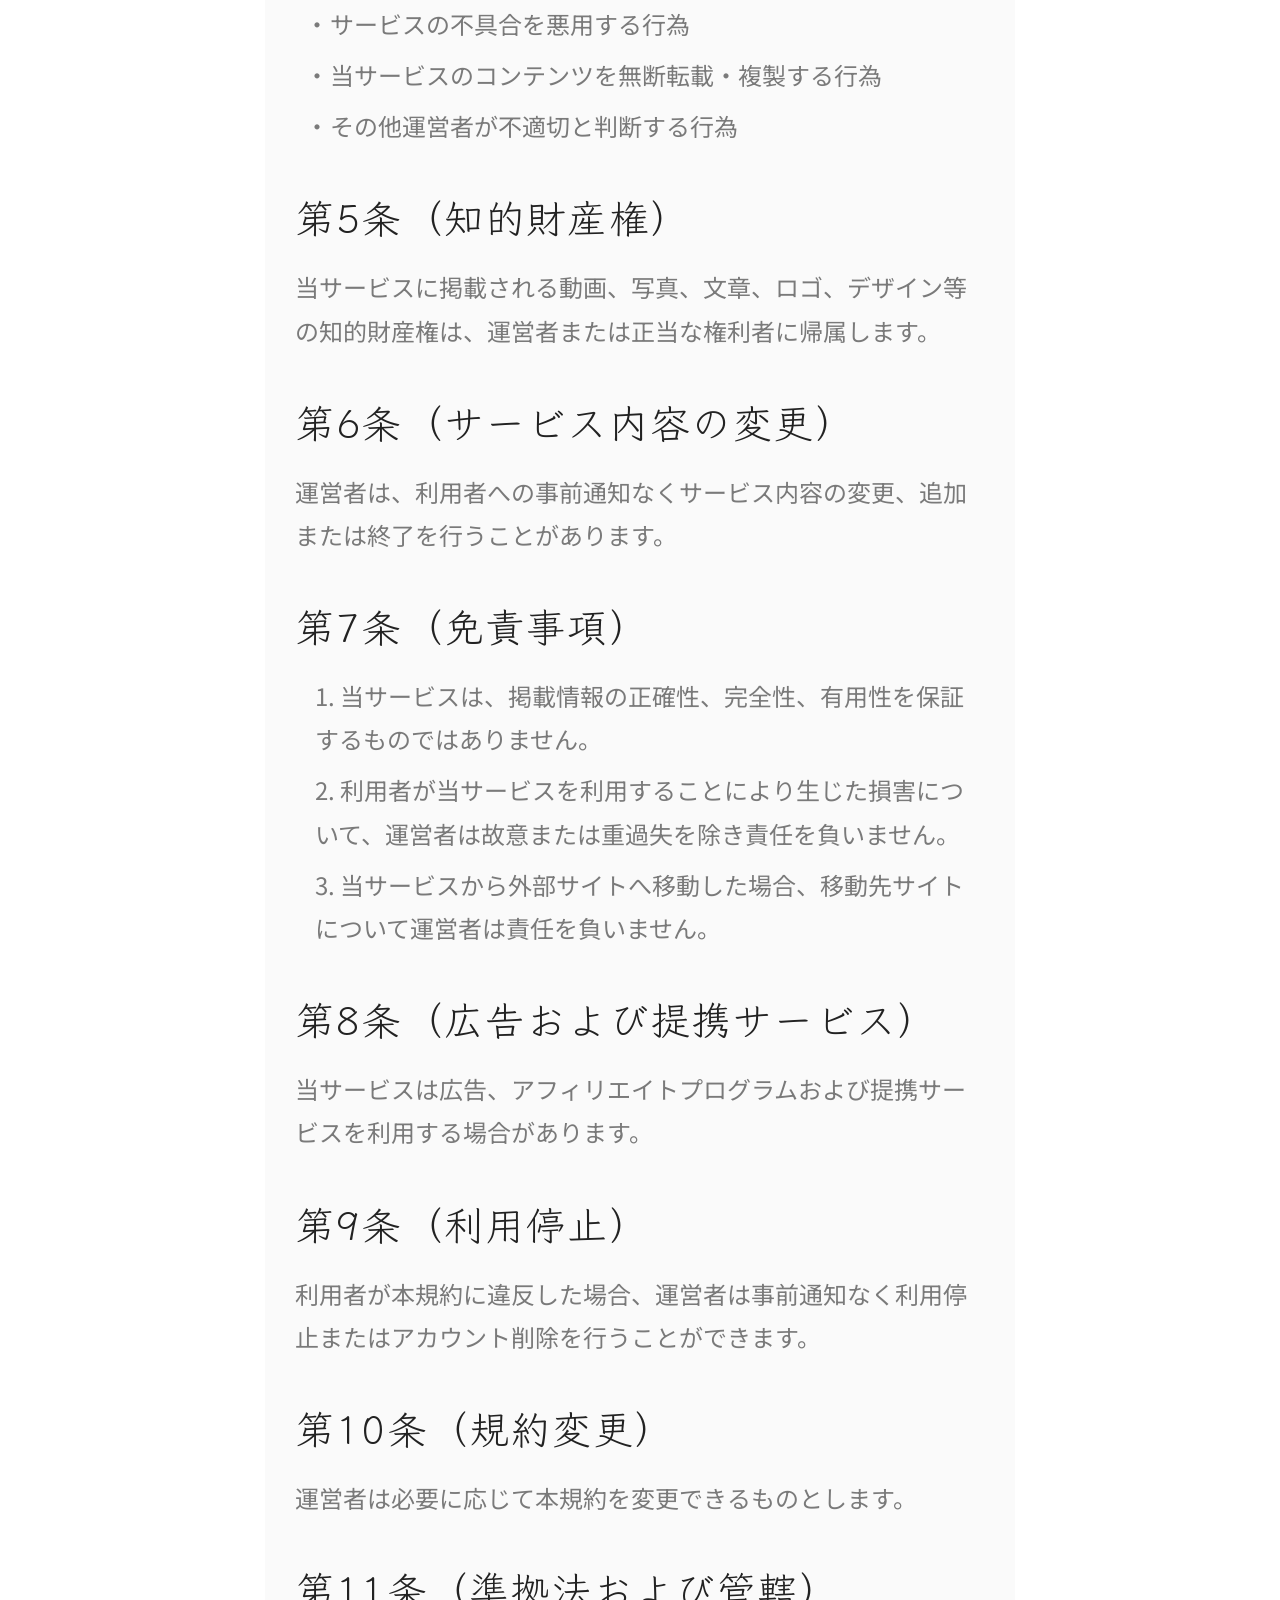
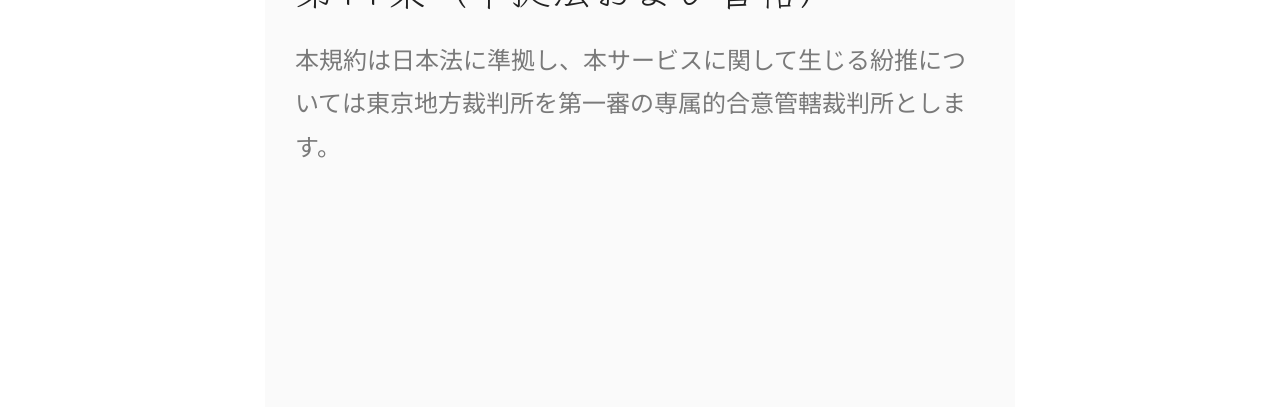
<file: terms.html>
<!doctype html>
<html lang="ja">
  <head>
    <meta charset="utf-8" />
    <meta name="viewport" content="width=device-width,initial-scale=1" />
    <title>利用規約 — TOKI</title>
    <link rel="preconnect" href="https://fonts.googleapis.com">
    <link rel="preconnect" href="https://fonts.gstatic.com" crossorigin>
    <link href="https://fonts.googleapis.com/css2?family=Noto+Sans+JP:wght@300;400;500;700&display=swap" rel="stylesheet">
    <link href="https://fonts.googleapis.com/css2?family=Josefin+Sans:ital,wght@0,100..700;1,100..700&family=Noto+Serif+JP:wght@200..900&family=Philosopher:ital,wght@0,400;0,700;1,400;1,700&display=swap" rel="stylesheet">
    <link rel="stylesheet" href="style.css">
  </head>
  <body>
    <div class="terms-container">
      <main class="terms-content">
        <!-- Main Title -->
        <h1 class="terms-title">TOKI JAPAN 利用規約</h1>

        <!-- Intro Description -->
        <p class="terms-intro">
          この利用規約（以下「本規約」）は、TOKI JAPAN（以下「当サービス」）が提供するウェブサイトおよび関連サービスの利用条件を定めるものです。
        </p>

        <!-- Article 1 -->
        <section class="terms-section">
          <h2 class="terms-section-title">第1条（適用）</h2>
          <p class="terms-paragraph">
            本規約は、利用者と当サービス運営者との間の当サービス利用に関する一切の関係に適用されます。
          </p>
        </section>

        <!-- Article 2 -->
        <section class="terms-section">
          <h2 class="terms-section-title">第2条（利用登録）</h2>
          <ol class="terms-list">
            <li>1. 利用者は、本規約に同意の上、利用登録を行うものとします。</li>
            <li>
              2. 当サービスは、登録申請者が以下のいずれかに該当する場合、登録を拒否することがあります。
              <ul class="terms-list terms-list-bullets" style="margin-top: 8px;">
                <li>虚偽の情報を登録した場合</li>
                <li>本規約に違反したことがある場合</li>
                <li>その他、運営者が不適切と判断した場合</li>
              </ul>
            </li>
          </ol>
        </section>

        <!-- Article 3 -->
        <section class="terms-section">
          <h2 class="terms-section-title">第3条（アカウント管理）</h2>
          <p class="terms-paragraph">
            利用者は、自身の責任においてアカウント情報を管理するものとします。
          </p>
        </section>

        <!-- Article 4 -->
        <section class="terms-section">
          <h2 class="terms-section-title">第4条（禁止事項）</h2>
          <p class="terms-paragraph">
            利用者は以下の行為を行ってはなりません。
          </p>
          <ul class="terms-list terms-list-bullets">
            <li>法令または公序良俗に反する行為</li>
            <li>犯罪行為に関連する行為</li>
            <li>当サービスの運営を妨害する行為</li>
            <li>不正アクセス行為</li>
            <li>他の利用者になりすます行為</li>
            <li>サービスの不具合を悪用する行為</li>
            <li>当サービスのコンテンツを無断転載・複製する行為</li>
            <li>その他運営者が不適切と判断する行為</li>
          </ul>
        </section>

        <!-- Article 5 -->
        <section class="terms-section">
          <h2 class="terms-section-title">第5条（知的財産権）</h2>
          <p class="terms-paragraph">
            当サービスに掲載される動画、写真、文章、ロゴ、デザイン等の知的財産権は、運営者または正当な権利者に帰属します。
          </p>
        </section>

        <!-- Article 6 -->
        <section class="terms-section">
          <h2 class="terms-section-title">第6条（サービス内容の変更）</h2>
          <p class="terms-paragraph">
            運営者は、利用者への事前通知なくサービス内容の変更、追加または終了を行うことがあります。
          </p>
        </section>

        <!-- Article 7 -->
        <section class="terms-section">
          <h2 class="terms-section-title">第7条（免責事項）</h2>
          <ol class="terms-list">
            <li>1. 当サービスは、掲載情報の正確性、完全性、有用性を保証するものではありません。</li>
            <li>2. 利用者が当サービスを利用することにより生じた損害について、運営者は故意または重過失を除き責任を負いません。</li>
            <li>3. 当サービスから外部サイトへ移動した場合、移動先サイトについて運営者は責任を負いません。</li>
          </ol>
        </section>

        <!-- Article 8 -->
        <section class="terms-section">
          <h2 class="terms-section-title">第8条（広告および提携サービス）</h2>
          <p class="terms-paragraph">
            当サービスは広告、アフィリエイトプログラムおよび提携サービスを利用する場合があります。
          </p>
        </section>

        <!-- Article 9 -->
        <section class="terms-section">
          <h2 class="terms-section-title">第9条（利用停止）</h2>
          <p class="terms-paragraph">
            利用者が本規約に違反した場合、運営者は事前通知なく利用停止またはアカウント削除を行うことができます。
          </p>
        </section>

        <!-- Article 10 -->
        <section class="terms-section">
          <h2 class="terms-section-title">第10条（規約変更）</h2>
          <p class="terms-paragraph">
            運営者は必要に応じて本規約を変更できるものとします。
          </p>
        </section>

        <!-- Article 11 -->
        <section class="terms-section">
          <h2 class="terms-section-title">第11条（準拠法および管轄）</h2>
          <p class="terms-paragraph">
            本規約は日本法に準拠し、本サービスに関して生じる紛推については東京地方裁判所を第一審の専属的合意管轄裁判所とします。
          </p>
        </section>
      </main>

      <!-- Footer -->
      <footer class="site-footer">
        <div class="footer-inner">
          <img src="assets/tokyo-hp-logo.png" alt="TOKI" class="footer-logo">
        </div>
      </footer>

      <!-- Bottom Nav -->
      <nav class="bottom-nav">
        <a class="nav-item" href="index.html">
          <img src="assets/home.svg" alt="home">
          <span>トップ</span>
        </a>
        <a class="nav-item" href="discover-new.html">
          <img src="assets/search.svg" alt="search">
          <span>検索</span>
        </a>
        <a class="nav-item" href="#">
          <img src="assets/chat.svg" alt="chat">
          <span>プランナー</span>
        </a>
        <a class="nav-item" href="login.html">
          <img src="assets/account.svg" alt="account">
          <span>マイページ</span>
        </a>
      </nav>
    </div>
  </body>
</html>
</file>
<file: style.css>
* {
  margin: 0;
  padding: 0;
  box-sizing: border-box;
}
@font-face {
  font-family: "YoKyokasho";
  src: url("./assets/fonts/Klee_One/KleeOne-Regular.ttf");
}
@font-face {
  font-family: "A P-OTF  A1 Mincho StdN";
  src: url("./assets/fonts/Sorts_Mill_Goudy/SortsMillGoudy-Regular.ttf");
}
:root {
  --secondary-font: "YoKyokasho";
  --third-font: "A P-OTF  A1 Mincho StdN";
  --forth-font: "Josefin Sans", sans-serif;
  --accent: #3149ff;
  --btn: #717171;
  --bg: #fafafa;
}

html,
body {
  height: 100%;
}

body {
  font-family: "Noto Sans JP", sans-serif;
  color: #111;
  /* background: rgb(235, 235, 235); */
  background-color: #fff;
}

/* Header */
.site-header {
  /* background: white; */
  padding: 16px 24px;
  /* border-bottom: 1px solid #f0f0f0; */
  position: sticky;
  top: 0;
  z-index: 100;
  max-width: 750px;
  margin: 0 auto;
  position: absolute;
  width: 100%;
  left: 50%;
  transform: translateX(-50%);
}

.header-logo {
  max-width: 100px;
  height: auto;
  display: block;
}

/* Hero Section */
.hero {
  width: 100%;
  height: 700px;
  background-size: cover;
  background-position: center;
  display: flex;
  align-items: center;
  justify-content: center;
  position: relative;
  overflow: hidden;
}

.hero::before {
  content: "";
  position: absolute;
  inset: 0;
  background: url("./assets/home-page.png");
  /* z-index: 1; */
}

.discover .hero::before {
  background: url("./assets/discover.png");
  /* z-index: 1; */
}

.hero::after {
  content: "";
  position: absolute;
  height: 80px;
  width: 1px;
  bottom: 0;
  background-color: white;
}
.discover .hero::after {
  content: none;
}

.hero-content {
  position: relative;
  z-index: 2;
  text-align: center;
  color: white;
}

.hero-title {
  font-size: 64px;
  font-weight: 300;
  letter-spacing: 8px;
  margin-bottom: 20px;
  line-height: 1;
}

.hero-subtitle {
  font-size: 18px;
  font-weight: 300;
  letter-spacing: 1px;
  margin-bottom: 60px;
}

.scroll-info {
  position: absolute;
  bottom: 100px;
  display: flex;
  flex-direction: column;
  align-items: center;
  gap: 8px;
  font-size: 20px;
  letter-spacing: 2px;
  opacity: 1;
  color: white;
  left: 50%;
  transform: translateX(-50%);
  z-index: 999;
}

/* Container */
.container {
  background: var(--bg);
  padding-bottom: 200px;
}

.page {
  max-width: 750px;
  margin: 0 auto;
  padding: 0 16px;
  background: #fafafa;
  padding-bottom: 180px;
}

/* Sections */
.section {
  padding: 60px 0;
  /* border-bottom: 1px solid #f0f0f0; */
}

.section:last-of-type {
  border-bottom: none;
  /* padding-bottom: 40px; */
}

.section-header {
  display: flex;
  justify-content: space-between;
  align-items: flex-end;
  margin-bottom: 40px;
  gap: 20px;
  margin: 0 30px;
}

.section-label-group {
  flex: 1;
}

.section-category {
  display: block;
  font-size: 20px;
  letter-spacing: 0.1em;
  color: #222222;
  margin-bottom: 10px;
  text-transform: uppercase;
  font-family: var(--third-font);
}

.section-heading {
  font-size: 40px;
  font-weight: 500;
  letter-spacing: 0.5px;
  margin-bottom: 16px;
  line-height: 1.2;
  font-family: var(--secondary-font);
  color: #222222;
}
.discover .section-heading {
  text-align: center;
}

.section-description {
  color: #7a7a7a;
  line-height: 100%;
  font-weight: 400;
  font-size: 24px;
  letter-spacing: 0.2em;
}

.view-all {
  font-size: 20px;
  letter-spacing: 1px;
  color: #222222;
  text-decoration: none;
  font-weight: 400;
  padding-right: 50px;
}

.view-all:hover {
  color: #333;
}

.cards-scroll {
  overflow-x: auto;
  overflow-y: hidden;
  padding-bottom: 14px;
  scrollbar-width: none;
}

.cards-scroll::-webkit-scrollbar {
  height: 6px;
}

.cards-scroll::-webkit-scrollbar-thumb {
  background: rgba(0, 0, 0, 0.18);
  border-radius: 999px;
}

.card {
  flex: 0 0 325px;
  display: flex;
  flex-direction: column;
}

.card-image {
  position: relative;
  width: 100%;
  padding-top: 140%;
  background-size: cover;
  background-position: center;
  border-radius: 24px;
  overflow: hidden;
}

.card-overlay {
  position: absolute;
  inset: 0;
  display: flex;
  flex-direction: column;
  justify-content: space-between;
  padding: 10px;
  background: linear-gradient(
    180deg,
    rgba(0, 0, 0, 0.08) 0%,
    rgba(0, 0, 0, 0.65) 100%
  );
}

.like-count {
  align-self: flex-start;
  background: rgba(255, 255, 255, 0.95);
  color: #5f5f5f;
  padding: 2px 29px;
  border-radius: 999px;
  font-size: 20px;
  font-weight: 400;
  letter-spacing: 0.1em;
  display: flex;
  align-items: center;
  gap: 8px;
}

.card-copy {
  display: flex;
  flex-direction: column;
  gap: 6px;
  padding: 20px;
}

.location-label {
  align-self: flex-start;
  color: #fff;
  font-size: 20px;
  font-weight: 700;
  letter-spacing: 1px;
  font-family: var(--secondary-font);
  letter-spacing: 0.2em;
}
/* 
.card-text {
  font-size: 13px;
  color: white;
  line-height: 1.4;
} */

/* Discover page: display the same `.card` elements in a two-column grid */
.discover .cards-grid {
  display: grid;
  grid-template-columns: repeat(2, minmax(0, 1fr));
  gap: 20px;
  padding: 0 30px;
}

.discover .card {
  flex: initial;
}

/* Category Section */
.category-section {
  border-bottom: none;
  padding: 60px 0 40px;
}

.category-grid {
  display: grid;
  grid-template-columns: repeat(4, 1fr);
  gap: 28px;
  margin-top: 40px;
  padding: 40px 0;
  border-top: 1px solid #f0f0f0;
  border-bottom: 1px solid #f0f0f0;
}

.category-card {
  display: flex;
  flex-direction: column;
  align-items: center;
  gap: 16px;
  text-align: center;
  cursor: pointer;
  transition: opacity 0.2s;
}

.category-card:hover {
  opacity: 0.7;
}

.category-icon {
  font-size: 40px;
  line-height: 1;
}

/* Footer */
.site-footer {
  background: #111;
  color: white;
  padding: 40px;
  text-align: center;
  position: fixed;
  bottom: 64px;
  left: 0;
  right: 0;
  width: 100%;
}

.footer-logo {
  max-width: 120px;
  opacity: 0.95;
}

/* Bottom Navigation */
.bottom-nav {
  position: fixed;
  bottom: 0;
  left: 0;
  right: 0;
  background: white;
  border-top: none;
  display: flex;
  justify-content: space-around;
  align-items: stretch;
  z-index: 1000;
  height: 85px;
  box-shadow: 0px -3px 7.5px 0px #a6a6a640;
}

.nav-item {
  display: flex;
  flex-direction: column;
  align-items: center;
  justify-content: center;
  gap: 6px;
  text-decoration: none;
  color: #666;
  font-size: 12px;
  letter-spacing: 0.5px;
  flex: 1;
  transition: color 0.2s;
}

.nav-item:hover,
.nav-item.active {
  color: #333;
}

.nav-item svg {
  width: 37px;
  height: 37px;
  stroke: currentColor;
}

.auth-title {
  font-size: 40px;
  text-align: center;
  margin: 0 0 40px;
  font-weight: 500;
  letter-spacing: 1px;
}

.auth-form {
  display: flex;
  flex-direction: column;
  gap: 24px;
}

.auth-form input {
  padding: 18px 16px;
  border: 1px solid #d8d8d8;
  border-radius: 12px;
  font-size: 16px;
  font-weight: 400;
  color: #333;
  background: #fff;
}

.auth-form input::placeholder {
  color: #b0b0b0;
}

.auth-form .btn-primary {
  margin-top: 20px;
}

.btn-primary {
  background: var(--btn, #666);
  color: #fff;
  border: none;
  padding: 14px 16px;
  border-radius: 12px;
  font-size: 20px;
  font-weight: 500;
}

.auth-links {
  margin-top: 24px;
  text-align: center;
}

.link {
  display: block;
  color: #3149ff;
  text-decoration: none;
  margin: 16px 0 0;
}

@media (max-width: 750px) {
  .hero {
    height: 500px;
  }

  .hero-title {
    font-size: 48px;
    letter-spacing: 6px;
  }

  .hero-subtitle {
    font-size: 16px;
  }

  .section-heading {
    font-size: 28px;
  }

  .cards-grid {
    gap: 16px;
  }

  .category-grid {
    gap: 20px;
  }
  .section-header {
    margin: 0 20px;
  }
}
.container {
  max-width: 750px;
  margin: 0 auto;
}
.page {
  max-width: 750px;
  padding: 1px 16px 180px;
  min-height: 100vh;
  margin: 0 auto;
  background-color: var(--bg);
}

.hero {
  position: relative;
  /* width: calc(100% + 32px); */
  /* margin: 0 -16px 40px -16px; */
  height: 700px;
  background-size: cover;
  background-position: center;
  display: flex;
  align-items: center;
  justify-content: center;
}
.discover .hero {
  height: 450px;
}

.hero-content {
  text-align: center;
  color: #fff;
  z-index: 2;
}

.hero-title {
  font-family: var(--third-font);
  font-size: 56px;
  letter-spacing: 8px;
  margin: 0 0 16px;
  font-weight: 400;
}

.hero-subtitle {
  font-family: var(--secondary-font);
  font-size: 24px;
  letter-spacing: 1px;
  margin: 0 0 32px;
  font-weight: 300;
}

.scroll-indicator {
  display: flex;
  flex-direction: column;
  align-items: center;
  gap: 8px;
  font-size: 12px;
  letter-spacing: 2px;
}

.scroll-arrow {
  font-size: 20px;
  animation: bounce 2s infinite;
}

@keyframes bounce {
  0%,
  100% {
    transform: translateY(0);
    opacity: 1;
  }
  50% {
    transform: translateY(10px);
    opacity: 0.5;
  }
}

/* Sections */
.section {
  margin: 56px 0px 0;
  padding: 0;
}
.section.not-f {
  margin-top: 0;
}

.section-header {
  margin-bottom: 28px;
}

.section-title {
  font-family: var(--third-font);
  font-size: 12px;
  letter-spacing: 2px;
  color: #999;
  margin: 0 0 16px;
  font-weight: 400;
}

.section-top {
  display: flex;
  justify-content: space-between;
  align-items: flex-start;
}

.section-label {
  font-family: var(--secondary-font);
  font-size: 28px;
  margin: 0 0 12px;
  font-weight: 400;
  line-height: 1.2;
}

.section-desc {
  font-size: 14px;
  color: var(--muted);
  margin: 0;
}

.view-all-link {
  font-size: 12px;
  color: #666;
  text-decoration: none;
  letter-spacing: 1px;
  font-weight: 500;
  white-space: nowrap;
  padding-left: 16px;
}

/* Cards Grid */
.cards-grid {
  display: flex;
  gap: 20px;
  margin: 32px 0;
}

.cards-grid:first-child {
  padding-left: 30px;
}
.cards-grid > *:last-child {
  padding-right: 30px;
}
.discover .cards-grid > *:last-child,
.discover-new .discover-card:last-child {
  padding-right: 0;
}

.card {
  display: flex;
  flex-direction: column;
}

.card-image {
  position: relative;
  width: 100%;
  padding-top: 100%;
  background-size: cover !important;
  background-position: center !important;
  border-radius: 5px;
  overflow: hidden;
  display: flex;
  flex-direction: column;
  justify-content: space-between;
  padding: 16px;
  box-sizing: border-box;
  /* margin-bottom: 12px; */
  min-height: 407px;
}

.card-label {
  align-self: flex-start;
  background: rgba(0, 0, 0, 0.65);
  color: #fff;
  padding: 6px 12px;
  border-radius: 6px;
  font-size: 11px;
  letter-spacing: 1.5px;
  font-weight: 600;
}

.card-like {
  align-self: flex-start;
  background: rgba(255, 20, 80, 0.85);
  color: #fff;
  border: none;
  padding: 6px 12px;
  border-radius: 6px;
  font-size: 11px;
  cursor: pointer;
  font-weight: 600;
}

.card-like:hover {
  background: rgba(255, 20, 80, 1);
}

.card-text {
  margin: 0;
  font-size: 26px;
  color: #ffffff;
  font-family: var(--secondary-font);
  line-height: 1.4;
}

/* Category Grid */
.category-grid {
  display: grid;
  grid-template-columns: repeat(4, 1fr);
  gap: 20px;
  margin: 32px 0;
  padding: 40px 0;
  border-top: 1px solid #e6e6e6;
  border-bottom: 1px solid #e6e6e6;
}

.category-item {
  display: flex;
  flex-direction: column;
  align-items: center;
  gap: 16px;
  text-align: center;
}

.category-icon {
  font-size: 36px;
  display: block;
}

.category-item span {
  font-size: 13px;
  letter-spacing: 1.2px;
  color: #666;
  font-weight: 500;
}

.auth-card {
  /* max-width: 420px; */
  margin: 0px auto;
  background: #fff;
  padding: 20px;
  padding-top: 40px ;
  border-radius: 4px;
  /* box-shadow: 0 1px 0 rgba(0, 0, 0, 0.05); */
}
.auth-title {
  font-family: var(--secondary-font);
  text-align: center;
  margin: 0 0 60px;
  font-weight: 500;
  letter-spacing: 1px;
  font-size: 40px;
}
.auth-form {
  display: flex;
  flex-direction: column;
  gap: 40px;
}
.auth-form input {
  padding: 30px 18px;
  border: 1px solid #222222;
  border-radius: 5px;
  font-size: 26px;
  font-weight: 400;
}
.auth-form .btn-primary {
  margin-top: 20px;
}
.btn-primary {
  background: var(--btn);
  color: #fff;
  border: none;
  padding: 24px 12px;
  border-radius: 5px;
  font-size: 20px;
  font-weight: 500;
  border: 1px solid #222222;
}
.auth-links {
  margin-top: 60px;
  text-align: center;
  font-size: 24px;
  font-family: "Noto Sans JP", sans-serif;
  font-weight: 500;
}
.link {
  display: block;
  color: var(--accent);
  text-decoration: none;
  margin: 40px 0 0;
}
.policy-link {
  display: block;
  color: var(--accent);
  /* text-decoration: underline; */
  text-decoration: none;
  margin-bottom: 60px;
  font-size: 24px;
}
.policy-link a {
  text-decoration: underline;
  text-underline-offset: 8px;
}

.site-footer {
  position: fixed;
  left: 50%;
  transform: translateX(-50%);
  bottom: 0;
  background: #111;
  color: #fff;
  padding: 18px 0;
  width: 100%;
  max-width: 750px;
}
.footer-inner {
  max-width: 420px;
  margin: 0 auto;
  text-align: center;
}
.footer-logo {
  max-width: 140px;
  opacity: 0.95;
}

.bottom-nav {
  position: fixed;
  left: 50%;
  transform: translateX(-50%);
  bottom: 95px;
  background: #fff;
  border-top: 1px solid #e6e6e6;
  display: flex;
  justify-content: space-around;
  padding: 16px 0;
  width: 100%;
  max-width: 750px;
}
.nav-item {
  display: flex;
  flex-direction: column;
  align-items: center;
  text-decoration: none;
  color: #333;
  font-size: 12px;
}
.nav-item img {
  width: 22px;
  height: 22px;
  display: block;
  margin-bottom: 6px;
  /* filter: grayscale(0) brightness(0) saturate(0) invert(0); */
}
.nav-item.active img {
  filter: grayscale(0) brightness(0) invert(0);
}
.nav-item span {
  display: block;
  font-weight: 400;
  letter-spacing: 0.2px;
  font-size: 16px;
}
.category-section {
  padding: 0 30px;
}
.discover .category-section {
  padding: 40px 30px 20px;
}
.category-section h2 {
  font-weight: 400;
  font-size: 20px;
  line-height: 100%;
  letter-spacing: 0.1em;
}
.cateogory-wrapper {
  margin: 30px 0;
  display: grid;
  grid-template-columns: repeat(4, 1fr);

  width: 100%;
  gap: 13px;
}
.category-card {
  height: 157px;
  /* width: 157px; */
  background: #f8f8f8;
  box-shadow: 0px 0px 9.1px 0px #77777740;
  display: flex;
  align-items: center;
  justify-content: center;
}
.category-card span {
  font-family: var(--forth-font);
  font-weight: 400;
  font-size: 24px;
  line-height: 100%;
  letter-spacing: 0.1em;
  color: #5f5f5f;
}
.discover-search-wrapper {
  display: flex;
  justify-content: center;
  align-items: center;
  width: 100%;
  padding: 40px 30px 0;
}
.discover-search-wrapper input {
  padding: 23px 20px;
  border: 1px solid #222222;
  border-radius: 5px 0px 0 5px;
  width: 100%;
  font-size: 26px;
}
.discover-search-wrapper button {
  padding: 25px;
  background-color: #222222;
  border-radius: 0px 5px 5px 0px;
  border: none;
}

@media (min-width: 700px) {
  .page {
    padding-left: 0;
    padding-right: 0;
  }
}
@media screen and (max-width: 600px) {
  .auth-card {
    padding: 0px;
    padding-top: 40px;
  }
  .auth-title {
    font-size: 25px;
    margin-bottom: 30px;
  }
  .auth-form input {
    padding: 16px 12px;
    font-size: 16px;
  }
  .auth-form {
    gap: 20px;
  }
  .btn-primary {
    padding: 12px;
  }
  .auth-links {
    margin-top: 30px;
    font-size: 16px;
  }
  .auth-links .link {
    margin: 20px 0 0;
  }
  .policy-link {
    font-size: 14px;
    margin-bottom: 45px;
  }
  .nav-item span {
    font-size: 12px;
  }
  .cateogory-wrapper {
    margin: 30px 0;
    grid-template-columns: repeat(2, 1fr);
  }
  .section-description {
    font-size: 16px;
  }
  .section-heading {
    font-size: 28px;
  }
  .section-category {
    font-size: 18px;
  }
  .view-all {
    font-size: 16px;
    padding-right: 0;
  }
  .hero-title {
    font-size: 40px;
  }
  .discover .category-section {
    padding: 40px 20px 0;
  }
  .discover-search-wrapper input {
    padding: 16px 18px;
    font-size: 16px;
  }
  .discover-search-wrapper button {
    padding: 12px;
 }
 .category-card span {
  font-size: 18px;
 }
 .cards-grid:first-child {
      padding-left: 20px;
 }
 .cards-grid > *:last-child {
        padding-right: 20px;

 }
 .cards-grid {
  margin: 0 auto
 }
}

@media screen and (max-width: 430px) {
  .discover .cards-grid {
    grid-template-columns: repeat(1, minmax(0, 1fr));
  }
}

.discover-new .discover-filter-section {
  padding: 24px 0 0;
  /* background: #fff; */
}
.discover-new .discover-filter-group {
  margin-bottom: 20px;
}
.discover-new .discover-filter-title {
  font-size: 24px;
  letter-spacing: 0.2em;
  color: #7a7a7a;
  margin-bottom: 14px;
  padding: 0 30px;
}
.discover-new .discover-filter-row {
  display: flex;
  /* flex-wrap: wrap; */
  gap: 10px;
  overflow: auto;
  scrollbar-width: none;
}
.discover-new .discover-filter-row > *:first-child {
  margin-left: 30px;
}
.discover-new .discover-filter-row > *:last-child {
  margin-right: 30px;
}
.discover-new .filter-pill {
  border: 1px solid #5f5f5f;
  background: #fff;
  color: #5f5f5f;
  border-radius: 999px;
  padding: 6px 28px;
  font-size: 24px;
  font-weight: 500;
  cursor: pointer;
  white-space: nowrap;
}
.discover-new .filter-pill.active {
  background: #222;
  color: #fff;
  border-color: #222;
}

.discover-new .discover-category-section {
  padding: 24px 20px 0;
  background: #fff;
}
.discover-new .discover-category-section h2 {
  margin-bottom: 18px;
  font-size: 14px;
  letter-spacing: 0.16em;
  color: #444;
}
.discover-new .cateogory-wrapper {
  display: grid;
  grid-template-columns: repeat(4, minmax(0, 1fr));
  gap: 14px;
}

.discover-new .discover-tab-row {
  display: flex;
  justify-content: space-between;
  gap: 10px;
  padding: 22px 0px 0px;
  background: #fff;
  border-bottom: 1px solid #e8e8e8;
}
.discover-new .discover-tab {
  flex: 1;
  border: none;
  background: transparent;
  font-size: 20px;
  font-weight: 400;
  color: #888;
  padding: 14px 0 12px;
  cursor: pointer;
  position: relative;
}

.discover-new .discover-tab.active::after {
  content: "";
  position: absolute;
  left: 0;
  right: 0;
  bottom: 0;
  height: 3px;
  background: #111;
  border-radius: 3px 3px 0 0;
}

.discover-new .discover-cards-section {
  /* background: #fff; */
  /* padding-bottom: 100px; */
}
.discover-new .cards-grid {
  display: grid;
  grid-template-columns: repeat(2, minmax(0, 1fr));
  gap: 18px;
  padding: 00px 30px;
}
.discover-new .discover-card {
  position: relative;
  background: #fff;
  border-radius: 5px;
  overflow: hidden;
  box-shadow: 0 18px 46px rgba(0, 0, 0, 0.08);
  display: flex;
  flex-direction: column;
}
.discover-new .discover-card .card-image {
  padding-top: 140%;
  border-radius: 0;
  min-height: 220px;
  box-shadow: none;
  overflow: hidden;
}
.discover-new .discover-card-body {
  padding: 18px 16px 18px;
}
.discover-new .discover-card-title {
  margin: 0 0 12px;
  font-size: 24px;
  /* font-weight: 700; */
  color: #222222;
}
.discover-new .discover-card-tags {
  display: flex;
  flex-wrap: wrap;
  gap: 10px;
}
.discover-new .discover-card-tags span {
  border: 1px solid #5f5f5f;
  background: #fff;
  color: #5f5f5f;
  border-radius: 999px;
  padding: 2px 19px;
  font-size: 18px;
  font-weight: 500;
  cursor: pointer;
  white-space: nowrap;
}
.discover-new .card-like {
  position: absolute;
  top: 16px;
  left: 16px;
  border: 1px solid rgba(0, 0, 0, 0.08);
  align-self: flex-start;
  background: rgba(255, 255, 255, 0.95);
  color: #5f5f5f;
  padding: 7px 29px;
  border-radius: 999px;
  font-size: 20px;
  font-weight: 400;
  letter-spacing: 0.1em;
      gap: 8px;
    display: flex;
    align-items: center;
}
.discover-tabs-name-wrapper {
  display: flex;
  align-items: center;
  justify-content: center;
  flex-direction: column;
  gap: 10px;
}
@media screen and (max-width: 850px) {
  .discover-new .cards-grid {
    grid-template-columns: 1fr;
    padding: 00px 20px;
  }
  .discover-new .cateogory-wrapper {
    grid-template-columns: repeat(2, minmax(0, 1fr));
  }
}

@media screen and (max-width: 600px) {
  .discover-new .discover-filter-row {
    gap: 8px;
  }
  .discover-new .discover-search-wrapper {
    width: 100%;
    padding: 40px 20px 0;
  }
  .discover-new .discover-filter-row > *:first-child {
    margin-left: 20px;
  }
  .discover-new .discover-filter-row > *:last-child {
    margin-right: 20px;
  }
  
  .discover-new .discover-filter-title {
    font-size: 20px;
    padding: 0 20px;
  }
  .discover-new .filter-pill {
    font-size: 18px;
  }
}

/* Details Page Styling */

.details-hero-main {
  padding: 30px;
}
.details-container {
  background: #fafafa;
  max-width: 750px;
  margin: 0 auto;
  padding-bottom: 200px;
}
.details-content {
  padding: 40px 30px 0;
  background: #fff;
}
.details-hero {
  position: relative;
  width: 100%;
  height: 800px;
  background-size: cover;
  background-position: center;
  border-radius: 4px;
}
.details-hero-overlay {
  position: absolute;
  inset: 0;
  display: flex;
  flex-direction: column;
  justify-content: flex-end;
  background: linear-gradient(
    180deg,
    rgba(0, 0, 0, 0.05) 0%,
    rgba(0, 0, 0, 0.7) 100%
  );
}
.details-hero-copy {
  padding: 40px 30px;
  display: flex;
  flex-direction: column;
  gap: 12px;
}
.details-hero-location {
  color: #fff;
  font-size: 24px;
  font-weight: 700;
  letter-spacing: 0.2em;
  font-family: var(--forth-font);
}
.details-hero-text {
  font-size: 30px;
  color: #ffffff;
  font-family: var(--secondary-font);
  line-height: 1.4;
}
.details-title {
  font-size: 40px;
  font-weight: 500;
  letter-spacing: 0.5px;
  margin-bottom: 24px;
  line-height: 1.2;
  font-family: var(--secondary-font);
  color: #222222;
}
.details-description {
  color: #7a7a7a;
  font-size: 24px;
  line-height: 1.8;
  letter-spacing: 0.05em;
  margin-bottom: 30px;
}
.details-tags {
  display: flex;
  gap: 12px;
  margin-bottom: 50px;
  flex-wrap: wrap;
}
.details-tag-pill {
  border: 1px solid #222222;
  background: #fff;
  color: #222222;
  border-radius: 999px;
  padding: 6px 30px;
  font-size: 24px;
  font-weight: 500;
  cursor: pointer;
  white-space: nowrap;
  text-decoration: none;
  transition: all 0.2s ease;
}
.details-tag-pill:hover {
  background: #222;
  color: #fff;
  border-color: #222;
}
/* .details-section {
  margin-bottom: 40px;
} */
.details-section-heading {
  font-size: 40px;
  font-weight: 500;
  letter-spacing: 0.5px;
  margin-bottom: 20px;
  line-height: 1.2;
  font-family: var(--secondary-font);
  color: #222222;
}
.details-address-row {
  display: flex;
  align-items: center;
  gap: 12px;
  margin-bottom: 24px;
  font-size: 24px;
  color: #7a7a7a;
}
.details-address-row svg {
  width: 20px;
  height: 20px;
  color: #5f5f5f;
  flex-shrink: 0;
}
.details-btn {
  display: flex;
  align-items: center;
  justify-content: center;
  gap: 12px;
  width: 100%;
  padding: 23px 12px;
  font-size: 22px;
  font-weight: 500;
  border-radius: 5px;
  cursor: pointer;
  text-decoration: none;
  transition: all 0.2s ease;
  margin-bottom: 20px;
}
.details-btn-dark {
  background-color: #222222;
  color: #ffffff;
  border: 1px solid #222222;
}
.details-btn-dark:hover {
  background-color: #333333;
}
.details-btn-outline {
  background-color: #ffffff;
  color: #222222;
  border: 1px solid #222222;
  margin-bottom: 0;
}
.details-btn-outline:hover {
  background-color: #f8f8f8;
}
.details-btn svg {
  width: 20px;
  height: 20px;
}
.details-related-heading {
  font-size: 28px;
  font-weight: 500;
  letter-spacing: 0.5px;
  margin-bottom: 20px;
  line-height: 1.2;
  font-family: var(--secondary-font);
  color: #222222;
  margin-top: 50px;
  padding: 0 30px;
}

@media screen and (max-width: 600px) {
  .map-pin {
    width: 24px;
    height: 24px;
  }
  .details-hero {
    height: 600pxnow;
  }
  .details-hero-copy {
    padding: 24px 20px;
  }
  .details-hero-text {
    font-size: 24px;
  }
  .details-content {
    padding: 30px 20px 0;
  }
  .details-title {
    font-size: 28px;
    margin-bottom: 18px;
  }
  .details-description {
    font-size: 18px;
    margin-bottom: 20px;
  }
  .details-tags {
    margin-bottom: 35px;
  }
  .details-tag-pill {
    padding: 4px 24px;
    font-size: 18px;
  }
  .details-section-heading {
    font-size: 24px;
    margin-bottom: 16px;
  }
  .details-address-row {
    font-size: 18px;
    margin-bottom: 20px;
  }
  .details-btn {
    padding: 14px;
    font-size: 16px;
  }
  .details-related-heading {
    font-size: 24px;
    padding: 0 20px;
  }

  .details-hero-main {
    padding: 20px;
  }
  .category-card img {
    height: 40px;
  }
  .category-card {
    height: 130px;
  }
}

/* Profile Page Styling */
.profile-container {
  background: var(--bg);
  max-width: 750px;
  margin: 0 auto;
  padding-bottom: 200px;
}
.profile-content {
  padding: 40px 30px;
  /* background: #fff; */
  display: flex;
  flex-direction: column;
  align-items: center;
}
.profile-header {
  display: flex;
  flex-direction: column;
  align-items: center;
  text-align: center;
  margin-bottom: 10px;
  width: 100%;
}
.profile-avatar {
  width: 250px;
  height: 250px;
  border-radius: 50%;
  background-color: #222222;
  display: flex;
  align-items: center;
  justify-content: center;
  margin-bottom: 24px;
}
.profile-avatar-logo {
  width: 160px;
  height: auto;
}
.profile-username {
  font-size: 32px;
  font-weight: 500;
  font-family: var(--secondary-font);
  color: #222222;
  letter-spacing: 0.1em;
  margin-bottom: 8px;
}
.profile-email {
  font-size: 20px;
  color: #7a7a7a;
  margin-bottom: 8px;
}
.profile-join-date {
  font-size: 18px;
  color: #7a7a7a;
  margin-bottom: 24px;
}
.profile-edit-btn {
  display: flex;
  align-items: center;
  justify-content: center;
  gap: 12px;
  background-color: #222;
  color: #fff;
  border: 1px solid #222;
  padding: 24px 24px;
  font-size: 20px;
  font-weight: 500;
  border-radius: 5px;
  cursor: pointer;
  text-decoration: none;
  width: 100%;
  transition: background-color 0.2s ease;
}
.profile-edit-btn:hover {
  background-color: #333;
}
.profile-edit-btn svg,
.profile-edit-btn img {
  width: 20px;
  height: 20px;
  flex-shrink: 0;
}
.profile-section-title {
  font-size: 24px;
  /* font-weight: 500; */
  color: #7a7a7a;
  margin-top: 40px;
  /* margin-bottom: 24px; */
  text-align: left;
  width: 100%;
}
.profile-actions {
  display: flex;
  flex-direction: column;
  gap: 16px;
  width: 100%;
  margin-top: 40px;
}
.profile-btn {
  display: flex;
  align-items: center;
  justify-content: center;
  gap: 10px;
  padding: 23px 12px;
  font-size: 22px;
  font-weight: 500;
  border-radius: 5px;
  cursor: pointer;
  text-decoration: none;
  transition: all 0.2s ease;
  width: 100%;
  box-sizing: border-box;
}
.profile-btn-dark {
  background-color: #222;
  color: #fff;
  border: 1px solid #222;
}
.profile-btn-dark:hover {
  background-color: #333;
}
.profile-btn-outline {
  background-color: #fff;
  color: #222;
  border: 1px solid #222;
}
.profile-btn-outline:hover {
  background-color: #f8f8f8;
}

@media screen and (max-width: 600px) {
  .profile-content {
    padding: 30px 20px;
  }
  .profile-username {
    font-size: 26px;
  }
  .profile-email {
    font-size: 18px;
  }
  .profile-join-date {
    font-size: 16px;
  }
  .profile-edit-btn {
    padding: 14px 20px;
    font-size: 18px;
  }
  .profile-section-title {
    font-size: 20px;
    margin-top: 30px;
    margin-bottom: 20px;
  }
  .profile-btn {
    padding: 16px 12px;
    font-size: 18px;
  }
  .profile-avatar {
    height: 150px;
    width: 150px;
  }
  .profile-avatar-logo {
    width: 100px;
  }
}

/* About Page Styling */
.about-container {
  background: var(--bg);
  max-width: 750px;
  margin: 0 auto;
  padding-bottom: 200px;
}
.about-hero {
  position: relative;
  width: 100%;
  height: 500px;
  background-image: url('assets/about-hero.png');
  background-size: cover;
  background-position: center;
  display: flex;
  align-items: center;
  justify-content: center;
}
.about-hero-overlay {
  position: absolute;
  inset: 0;
  background: rgba(0, 0, 0, 0.15);
  display: flex;
  flex-direction: column;
  align-items: center;
  justify-content: center;
}
.about-hero-logo {
  position: absolute;
  top: 30px;
  left: 30px;
  width: 100px;
  height: auto;
}
.about-hero-title {
  font-size: 64px;
  font-weight: 400;
  font-family: var(--third-font);
  color: #fff;
  letter-spacing: 0.15em;
  text-align: center;
  margin-top: 20px;
}
.about-content {
  padding: 50px 30px 0;
  /* background: #fff; */
  display: flex;
  flex-direction: column;
}
.about-category {
  font-size: 20px;
  font-weight: 500;
  text-transform: uppercase;
  color: #222222;
  letter-spacing: 0.2em;
  font-family: var(--third-font);
  margin-bottom: 16px;
}
.about-title {
  font-size: 38px;
  font-weight: 400;
  font-family: var(--third-font);
  color: #222222;
  margin-bottom: 20px;
  letter-spacing: 0.05em;
}
.about-title span {
    font-family: var(--secondary-font);

}
.about-text-group {
  display: flex;
  flex-direction: column;
  gap: 24px;
  margin-bottom: 40px;
}
.about-paragraph {
  font-size: 24px;
  line-height: 1.8;
  color: #7A7A7A;
  letter-spacing: 0.05em;
  margin: 0;
  font-weight: 400;
}
.about-paragraph-bold {
  font-weight: 500;
  color: #222;
}
.about-main-image {
  width: 100%;
  height: auto;
  border-radius: 4px;
  box-shadow: 0 4px 15px rgba(0,0,0,0.05);
  margin-top: 10px;
  display: block;
}

@media screen and (max-width: 600px) {
  .about-hero {
    height: 350px;
  }
  .about-hero-title {
    font-size: 45px;
  }
  .about-hero-logo {
    top: 20px;
    left: 20px;
    width: 80px;
  }
  .about-content {
    padding: 35px 20px 0;
  }
  .about-category {
    font-size: 14px;
    margin-bottom: 12px;
  }
  .about-title {
    font-size: 28px;
    margin-bottom: 30px;
  }
  .about-paragraph {
    font-size: 18px;
    line-height: 1.7;
  }
  .about-text-group {
    gap: 18px;
    margin-bottom: 18px;
  }
}

/* Terms Page Styling */
.terms-container {
  background: var(--bg);
  max-width: 750px;
  margin: 0 auto;
  padding-bottom: 200px;
}
.terms-content {
  padding: 60px 30px 0;
}
.terms-title {
  font-size: 40px;
  font-weight: 500;
  font-family: var(--secondary-font);
  color: #222222;
  text-align: center;
  margin-bottom: 50px;
  letter-spacing: 0.05em;
}
.terms-intro {
  font-size: 24px;
  line-height: 1.8;
  color: #7A7A7A;
  margin-bottom: 50px;
}
.terms-section {
  margin-bottom: 40px;
}
.terms-section-title {
  font-size: 40px;
  font-weight: 500;
  font-family: var(--secondary-font);
  color: #222222;
  margin-bottom: 20px;
  letter-spacing: 0.03em;
}
.terms-paragraph {
  font-size: 24px;
  line-height: 1.8;
  color: #7A7A7A;
  margin-bottom: 16px;
}
.terms-list {
  margin-left: 20px;
  margin-bottom: 16px;
  list-style-type: none;
  padding: 0;
}
.terms-list li {
  font-size: 24px;
  line-height: 1.8;
  color: #7A7A7A;
  margin-bottom: 8px;
  position: relative;
}
.terms-list-bullets li {
  padding-left: 15px;
}
.terms-list-bullets li::before {
  content: "・";
  position: absolute;
  left: -10px;
}

@media screen and (max-width: 600px) {
  .terms-content {
    padding: 40px 20px 0;
  }
  .terms-title {
    font-size: 26px;
    margin-bottom: 35px;
  }
  .terms-intro {
    font-size: 18px;
    margin-bottom: 35px;
  }
  .terms-section-title {
    font-size: 24px;
    margin-bottom: 15px;
  }
  .terms-paragraph,
  .terms-list li {
    font-size: 18px;
    line-height: 1.7;
  }
  .terms-section {
    margin-bottom: 30px;
  }
}

/* Privacy Page Styling */
.privacy-container {
  background: var(--bg);
  max-width: 750px;
  margin: 0 auto;
  padding-bottom: 200px;
}
.privacy-content {
  padding: 60px 30px 0;
}
.privacy-title {
  font-size: 40px;
  font-weight: 500;
  font-family: var(--secondary-font);
  color: #222222;
  text-align: center;
  margin-bottom: 50px;
  letter-spacing: 0.1em;
  text-transform: lowercase;
}
.privacy-intro {
  font-size: 24px;
  line-height: 1.8;
  color: #7A7A7A;
  margin-bottom: 50px;
}
.privacy-section {
  margin-bottom: 40px;
}
.privacy-section-title {
  font-size: 40px;
  font-weight: 500;
  font-family: var(--secondary-font);
  color: #222222;
  margin-bottom: 20px;
  letter-spacing: 0.03em;
}
.privacy-paragraph {
  font-size: 24px;
  line-height: 1.8;
  color: #7A7A7A;
  margin-bottom: 16px;
}
.privacy-list {
  margin-left: 20px;
  margin-bottom: 16px;
  list-style-type: none;
  padding: 0;
}
.privacy-list li {
  font-size: 24px;
  line-height: 1.8;
  color: #7A7A7A;
  margin-bottom: 8px;
  position: relative;
  padding-left: 15px;
}
.privacy-list li::before {
  content: "・";
  position: absolute;
  left: -10px;
}

@media screen and (max-width: 600px) {
  .privacy-content {
    padding: 40px 20px 0;
  }
  .privacy-title {
    font-size: 30px;
    margin-bottom: 35px;
  }
  .privacy-intro {
    font-size: 20px;
    margin-bottom: 35px;
  }
  .privacy-section-title {
    font-size: 26px;
    margin-bottom: 15px;
  }
  .privacy-paragraph,
  .privacy-list li {
    font-size: 20px;
    line-height: 1.7;
  }
  .privacy-section {
    margin-bottom: 30px;
  }
}

/* Footer & Profile Links styling */
.footer-links {
  display: flex;
  justify-content: center;
  gap: 20px;
  margin-top: 12px;
}
.footer-links a {
  color: #a0a0a0;
  text-decoration: none;
  font-size: 13px;
  transition: color 0.2s ease;
}
.footer-links a:hover {
  color: #fff;
}

.profile-links {
  display: flex;
  justify-content: center;
  align-items: center;
  gap: 15px;
  margin-top: 25px;
}
.profile-links a {
  color: #7a7a7a;
  text-decoration: none;
  font-size: 15px;
  font-weight: 400;
}
.profile-links a:hover {
  text-decoration: underline;
}
.profile-links .divider {
  color: #d0d0d0;
}
</file>
